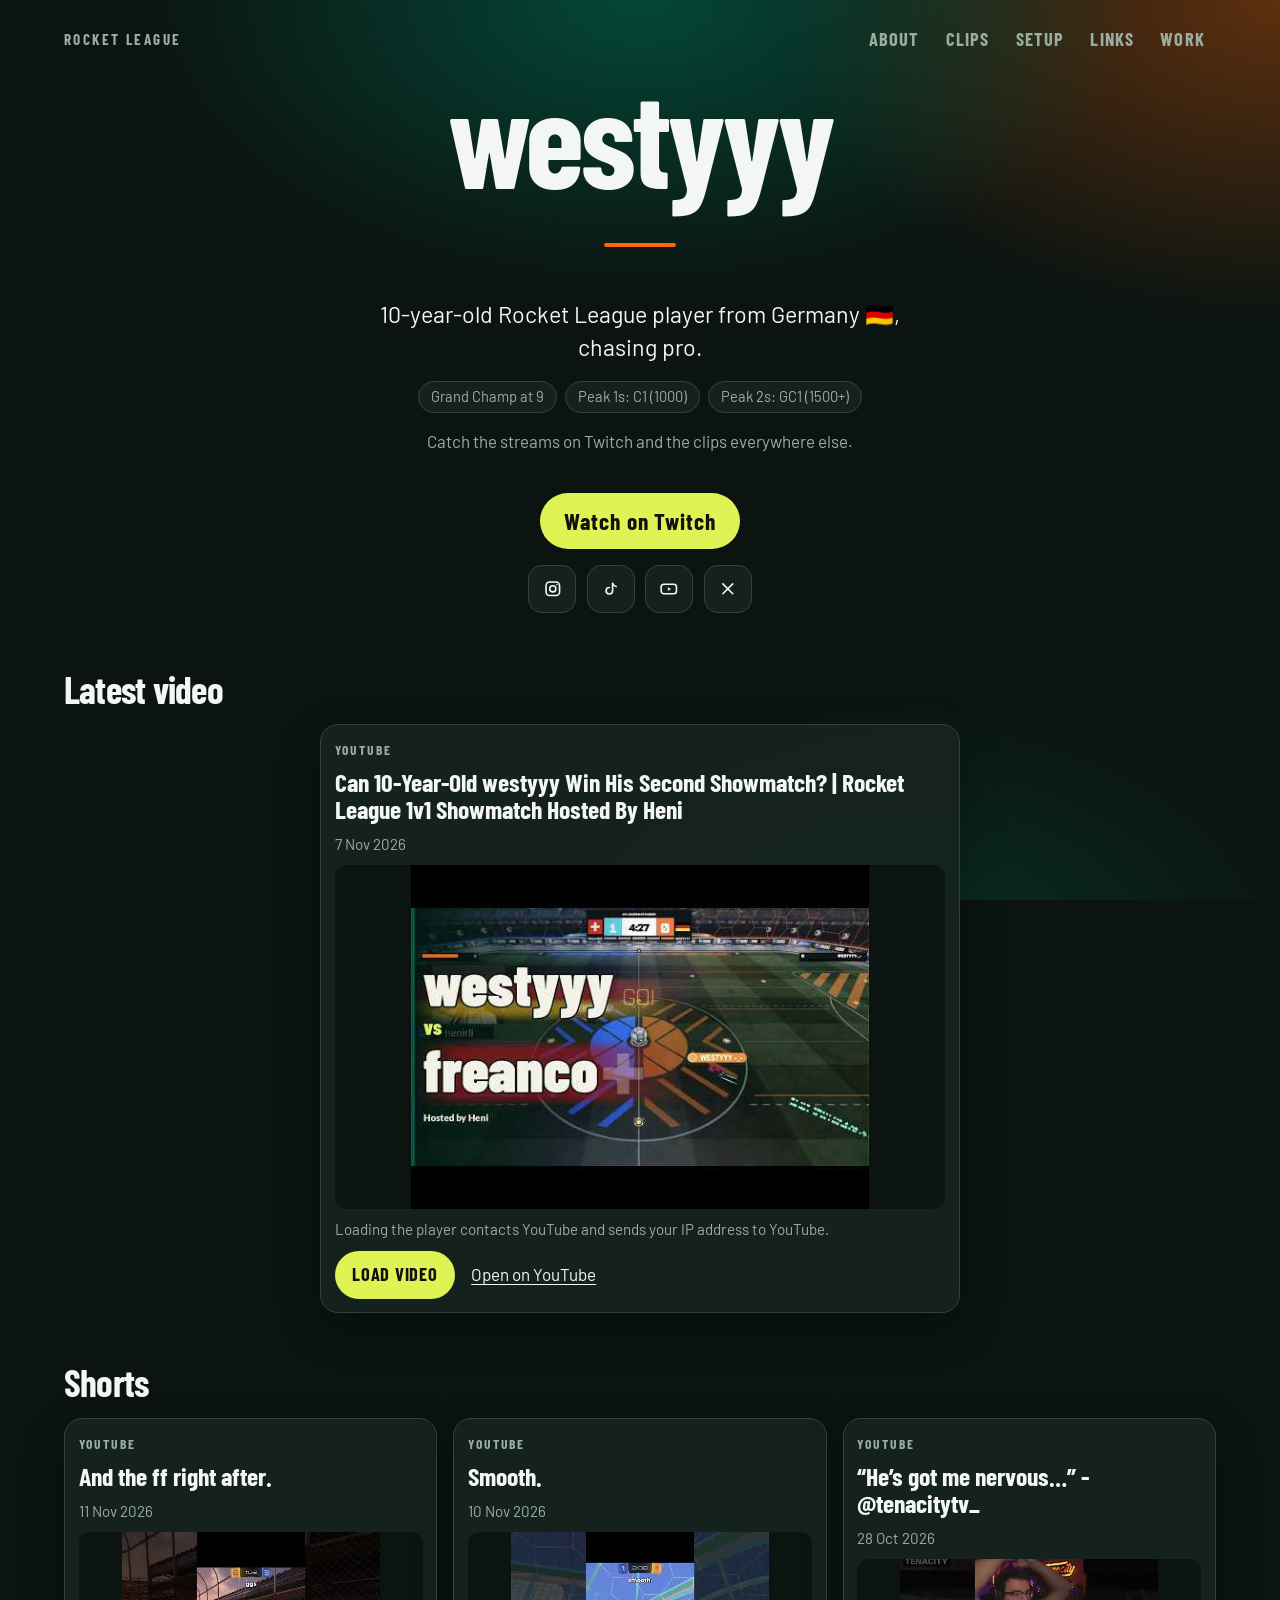
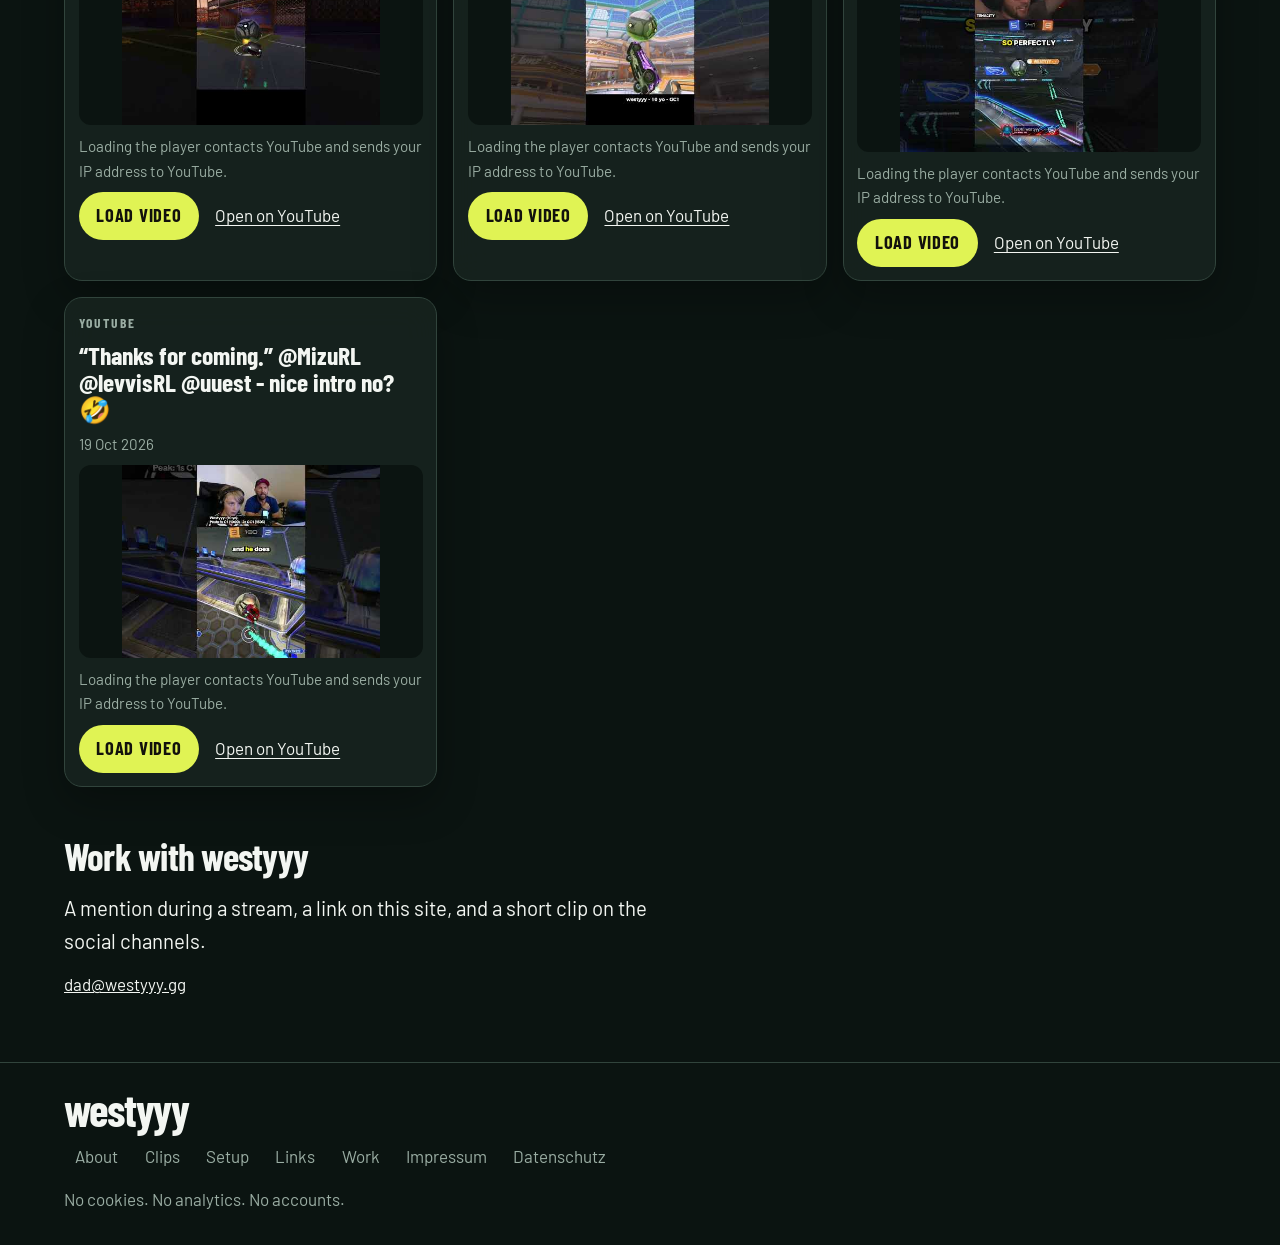
<file: index.html>
<!DOCTYPE html>
<html lang="en">
<head>
  <meta charset="utf-8">
  <meta name="viewport" content="width=device-width, initial-scale=1">
  <meta http-equiv="Content-Security-Policy" content="default-src 'self'; base-uri 'self'; object-src 'none'; form-action 'none'; script-src 'self'; style-src 'self'; font-src 'self'; img-src 'self'; connect-src 'self' https://decapi.me; media-src 'self'; frame-src https://www.youtube-nocookie.com https://clips.twitch.tv https://player.twitch.tv">
  <title>westyyy</title>
  <meta name="description" content="10-year-old Rocket League player from Germany, chasing pro. Grand Champ at 9.">
  <link rel="canonical" href="https://westyyy.gg/">
  <meta name="author" content="westyyy">
  <meta name="theme-color" content="#0B1411">
  <meta name="color-scheme" content="dark">
  <meta name="referrer" content="strict-origin-when-cross-origin">
  <meta property="og:site_name" content="westyyy">
  <meta property="og:type" content="website">
  <meta property="og:locale" content="en_US">
  <meta property="og:title" content="westyyy">
  <meta property="og:description" content="10-year-old Rocket League player from Germany, chasing pro. Grand Champ at 9.">
  <meta property="og:url" content="https://westyyy.gg/">
  <meta property="og:image" content="https://westyyy.gg/assets/og.png">
  <meta property="og:image:type" content="image/png">
  <meta property="og:image:width" content="1200">
  <meta property="og:image:height" content="630">
  <meta property="og:image:alt" content="westyyy in off-white type on a near-black field.">
  <meta name="twitter:card" content="summary_large_image">
  <meta name="twitter:title" content="westyyy">
  <meta name="twitter:description" content="10-year-old Rocket League player from Germany, chasing pro. Grand Champ at 9.">
  <meta name="twitter:image" content="https://westyyy.gg/assets/og.png">
  <link rel="icon" href="/favicon.svg" type="image/svg+xml">
  <link rel="icon" href="/favicon-32.png" type="image/png" sizes="32x32">
  <link rel="apple-touch-icon" href="/apple-touch-icon.png">
  <link rel="preload" href="/assets/fonts/barlow-condensed-700.woff2" as="font" type="font/woff2" crossorigin>
  <link rel="stylesheet" href="/css/styles.css">
</head>
<body class="home">
  
  <a class="skip" href="#content">Skip to content</a>
  <header class="site-header">
    <div class="wrap header-bar">
      <p class="eyebrow">Rocket League</p>
      <button class="nav-toggle" type="button" aria-expanded="false" aria-controls="site-nav">Menu</button>
      <nav id="site-nav" class="site-nav" aria-label="Primary">
          <ul>
            <li><a href="/about/">About</a></li>
            <li><a href="/schedule/">Schedule</a></li>
            <li><a href="/clips/">Clips</a></li>
            <li><a href="/setup/">Setup</a></li>
            <li><a href="/links/">Links</a></li>
            <li><a href="/sponsors/">Work</a></li>
          </ul>
        </nav>
    </div>
    <div class="wrap">
      <h1 class="wordmark">westyyy</h1>
    </div>
    <hr class="rule">
    <div class="wrap hero-copy">
      <p class="headline">10-year-old Rocket League player from Germany <span role="img" aria-label="Germany">🇩🇪</span>, chasing pro.</p>
      <ul class="stats">
        <li>Grand Champ at 9</li>
        <li>Peak 1s: C1 (1000)</li>
        <li>Peak 2s: GC1 (1500+)</li>
      </ul>
      <p class="cta">Catch the streams on Twitch and the clips everywhere else.</p>
      <div id="live-badge" class="live-row" aria-live="polite"></div>
      <p><a class="button watch" href="https://twitch.tv/westyyy__rl">Watch on Twitch</a></p>
      <ul class="icon-row">
        <li>
          <a class="icon-link" href="https://instagram.com/westyyy__rl" aria-label="Instagram">
            <svg viewBox="0 0 24 24" aria-hidden="true" fill="none" stroke="currentColor" stroke-width="1.8"><rect x="4.5" y="4.5" width="15" height="15" rx="4"/><circle cx="12" cy="12" r="3.4"/><circle cx="16.6" cy="7.5" r="0.8" fill="currentColor" stroke="none"/></svg>
          </a>
        </li>
        <li>
          <a class="icon-link" href="https://www.tiktok.com/@westyyy__rl" aria-label="TikTok">
            <svg viewBox="0 0 24 24" aria-hidden="true" fill="none" stroke="currentColor" stroke-width="1.8" stroke-linecap="round" stroke-linejoin="round"><path d="M14 6.2c.7 1.8 2.1 3 4 3.3"/><path d="M14 6v8.2a3.6 3.6 0 1 1-3.6-3.6"/></svg>
          </a>
        </li>
        <li>
          <a class="icon-link" href="https://www.youtube.com/@westyyy__rl" aria-label="YouTube">
            <svg viewBox="0 0 24 24" aria-hidden="true" fill="none" stroke="currentColor" stroke-width="1.8" stroke-linejoin="round"><rect x="3.5" y="7" width="17" height="10.5" rx="3"/><path d="M11 10.2v4.1l3.6-2.05L11 10.2Z" fill="currentColor" stroke="none"/></svg>
          </a>
        </li>
        <li>
          <a class="icon-link" href="https://x.com/westyyy__rl" aria-label="X">
            <svg viewBox="0 0 24 24" aria-hidden="true" fill="none" stroke="currentColor" stroke-width="1.8" stroke-linecap="round"><path d="M6.5 6.5 17.5 17.5M17.5 6.5 6.5 17.5"/></svg>
          </a>
        </li>
      </ul>
      <div id="live-player"></div>
    </div>
  </header>
  <main id="content" tabindex="-1">
    <section class="section" aria-labelledby="latest-heading">
      <div class="wrap">
        <h2 id="latest-heading">Latest video</h2>
        <div id="latest-youtube" class="feature-video">
          <p class="empty">The latest video shows up here after it is saved.</p>
        </div>
      </div>
    </section>
    <section class="section" aria-labelledby="shorts-heading">
      <div class="wrap">
        <h2 id="shorts-heading">Shorts</h2>
        <div id="shorts-row" class="clip-grid">
          <p class="empty">Shorts show up here after they are saved.</p>
        </div>
      </div>
    </section>
    <section id="schedule-section" class="section" hidden aria-labelledby="schedule-heading">
      <div class="wrap">
        <h2 id="schedule-heading">Schedule</h2>
        <p class="zone-note">Times are written in Europe/Berlin and shown in your time zone.</p>
        <div id="next-stream"></div>
      </div>
    </section>
    <section class="section" aria-labelledby="work-heading">
      <div class="wrap">
        <h2 id="work-heading">Work with westyyy</h2>
        <p class="lede">A mention during a stream, a link on this site, and a short clip on the social channels.</p>
        <p><a class="keep-case" href="mailto:dad@westyyy.gg">dad@westyyy.gg</a></p>
      </div>
    </section>
  </main>
  <footer class="site-footer">
    <div class="wrap">
      <p class="wordmark footer-mark">westyyy</p>
      <nav class="footer-nav" aria-label="Footer">
        <ul>
            <li><a href="/about/">About</a></li>
            <li><a href="/schedule/">Schedule</a></li>
            <li><a href="/clips/">Clips</a></li>
            <li><a href="/setup/">Setup</a></li>
            <li><a href="/links/">Links</a></li>
            <li><a href="/sponsors/">Work</a></li>
            <li><a href="/impressum/">Impressum</a></li>
            <li><a href="/datenschutz/">Datenschutz</a></li>
        </ul>
      </nav>
      <p class="fine">No cookies. No analytics. No accounts.</p>
    </div>
  </footer>
  <script type="module" src="/js/main.js"></script>
</body>
</html>
</file>
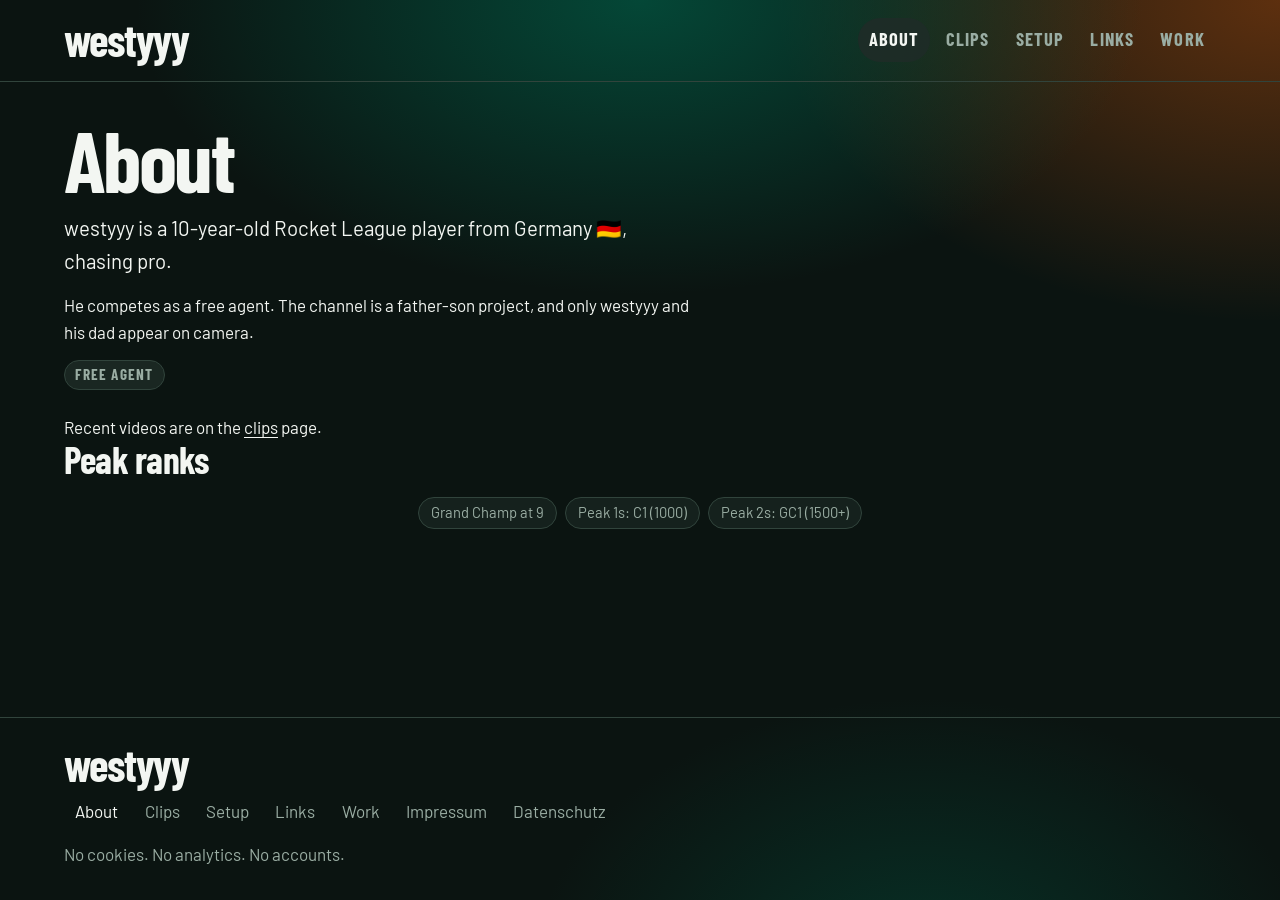
<file: about/index.html>
<!DOCTYPE html>
<html lang="en">
<head>
  <meta charset="utf-8">
  <meta name="viewport" content="width=device-width, initial-scale=1">
  <meta http-equiv="Content-Security-Policy" content="default-src 'self'; base-uri 'self'; object-src 'none'; form-action 'none'; script-src 'self'; style-src 'self'; font-src 'self'; img-src 'self'; connect-src 'self' https://decapi.me; media-src 'self'; frame-src https://www.youtube-nocookie.com https://clips.twitch.tv https://player.twitch.tv">
  <title>About — westyyy</title>
  <meta name="description" content="10-year-old Rocket League player from Germany, chasing pro. Peak 1s: C1 (1000). Peak 2s: GC1 (1500+).">
  <link rel="canonical" href="https://westyyy.gg/about/">
  <meta name="author" content="westyyy">
  <meta name="theme-color" content="#0B1411">
  <meta name="color-scheme" content="dark">
  <meta name="referrer" content="strict-origin-when-cross-origin">
  <meta property="og:site_name" content="westyyy">
  <meta property="og:type" content="website">
  <meta property="og:locale" content="en_US">
  <meta property="og:title" content="About — westyyy">
  <meta property="og:description" content="10-year-old Rocket League player from Germany, chasing pro. Peak 1s: C1 (1000). Peak 2s: GC1 (1500+).">
  <meta property="og:url" content="https://westyyy.gg/about/">
  <meta property="og:image" content="https://westyyy.gg/assets/og.png">
  <meta property="og:image:type" content="image/png">
  <meta property="og:image:width" content="1200">
  <meta property="og:image:height" content="630">
  <meta property="og:image:alt" content="westyyy in off-white type on a near-black field.">
  <meta name="twitter:card" content="summary_large_image">
  <meta name="twitter:title" content="About — westyyy">
  <meta name="twitter:description" content="10-year-old Rocket League player from Germany, chasing pro. Peak 1s: C1 (1000). Peak 2s: GC1 (1500+).">
  <meta name="twitter:image" content="https://westyyy.gg/assets/og.png">
  <link rel="icon" href="/favicon.svg" type="image/svg+xml">
  <link rel="icon" href="/favicon-32.png" type="image/png" sizes="32x32">
  <link rel="apple-touch-icon" href="/apple-touch-icon.png">
  <link rel="preload" href="/assets/fonts/barlow-condensed-700.woff2" as="font" type="font/woff2" crossorigin>
  <link rel="stylesheet" href="/css/styles.css">
</head>
<body>
  <a class="skip" href="#content">Skip to content</a>
  <header class="site-header">
    <div class="wrap header-bar">
      <a class="wordmark" href="/">westyyy</a>
      <button class="nav-toggle" type="button" aria-expanded="false" aria-controls="site-nav">Menu</button>
      <nav id="site-nav" class="site-nav" aria-label="Primary">
          <ul>
            <li><a href="/about/" aria-current="page">About</a></li>
            <li><a href="/schedule/">Schedule</a></li>
            <li><a href="/clips/">Clips</a></li>
            <li><a href="/setup/">Setup</a></li>
            <li><a href="/links/">Links</a></li>
            <li><a href="/sponsors/">Work</a></li>
          </ul>
        </nav>
    </div>
    <hr class="rule">
  </header>
  <main id="content" tabindex="-1">
    <div class="wrap page-intro">
      <h1>About</h1>
      <div class="prose">
        <p class="lede">westyyy is a 10-year-old Rocket League player from Germany <span role="img" aria-label="Germany">🇩🇪</span>, chasing pro.</p>
        <p>He competes as a free agent. The channel is a father-son project, and only westyyy and his dad appear on camera.</p>
        <p><span class="tag">Free agent</span></p>
        <p>Recent videos are on the <a href="/clips/">clips</a> page.</p>
      </div>
      <h2>Peak ranks</h2>
      <ul class="stats">
        <li>Grand Champ at 9</li>
        <li>Peak 1s: C1 (1000)</li>
        <li>Peak 2s: GC1 (1500+)</li>
      </ul>
    </div>
  </main>
  <footer class="site-footer">
    <div class="wrap">
      <p class="wordmark footer-mark">westyyy</p>
      <nav class="footer-nav" aria-label="Footer">
        <ul>
            <li><a href="/about/" aria-current="page">About</a></li>
            <li><a href="/schedule/">Schedule</a></li>
            <li><a href="/clips/">Clips</a></li>
            <li><a href="/setup/">Setup</a></li>
            <li><a href="/links/">Links</a></li>
            <li><a href="/sponsors/">Work</a></li>
            <li><a href="/impressum/">Impressum</a></li>
            <li><a href="/datenschutz/">Datenschutz</a></li>
        </ul>
      </nav>
      <p class="fine">No cookies. No analytics. No accounts.</p>
    </div>
  </footer>
  <script type="module" src="/js/main.js"></script>
</body>
</html>
</file>
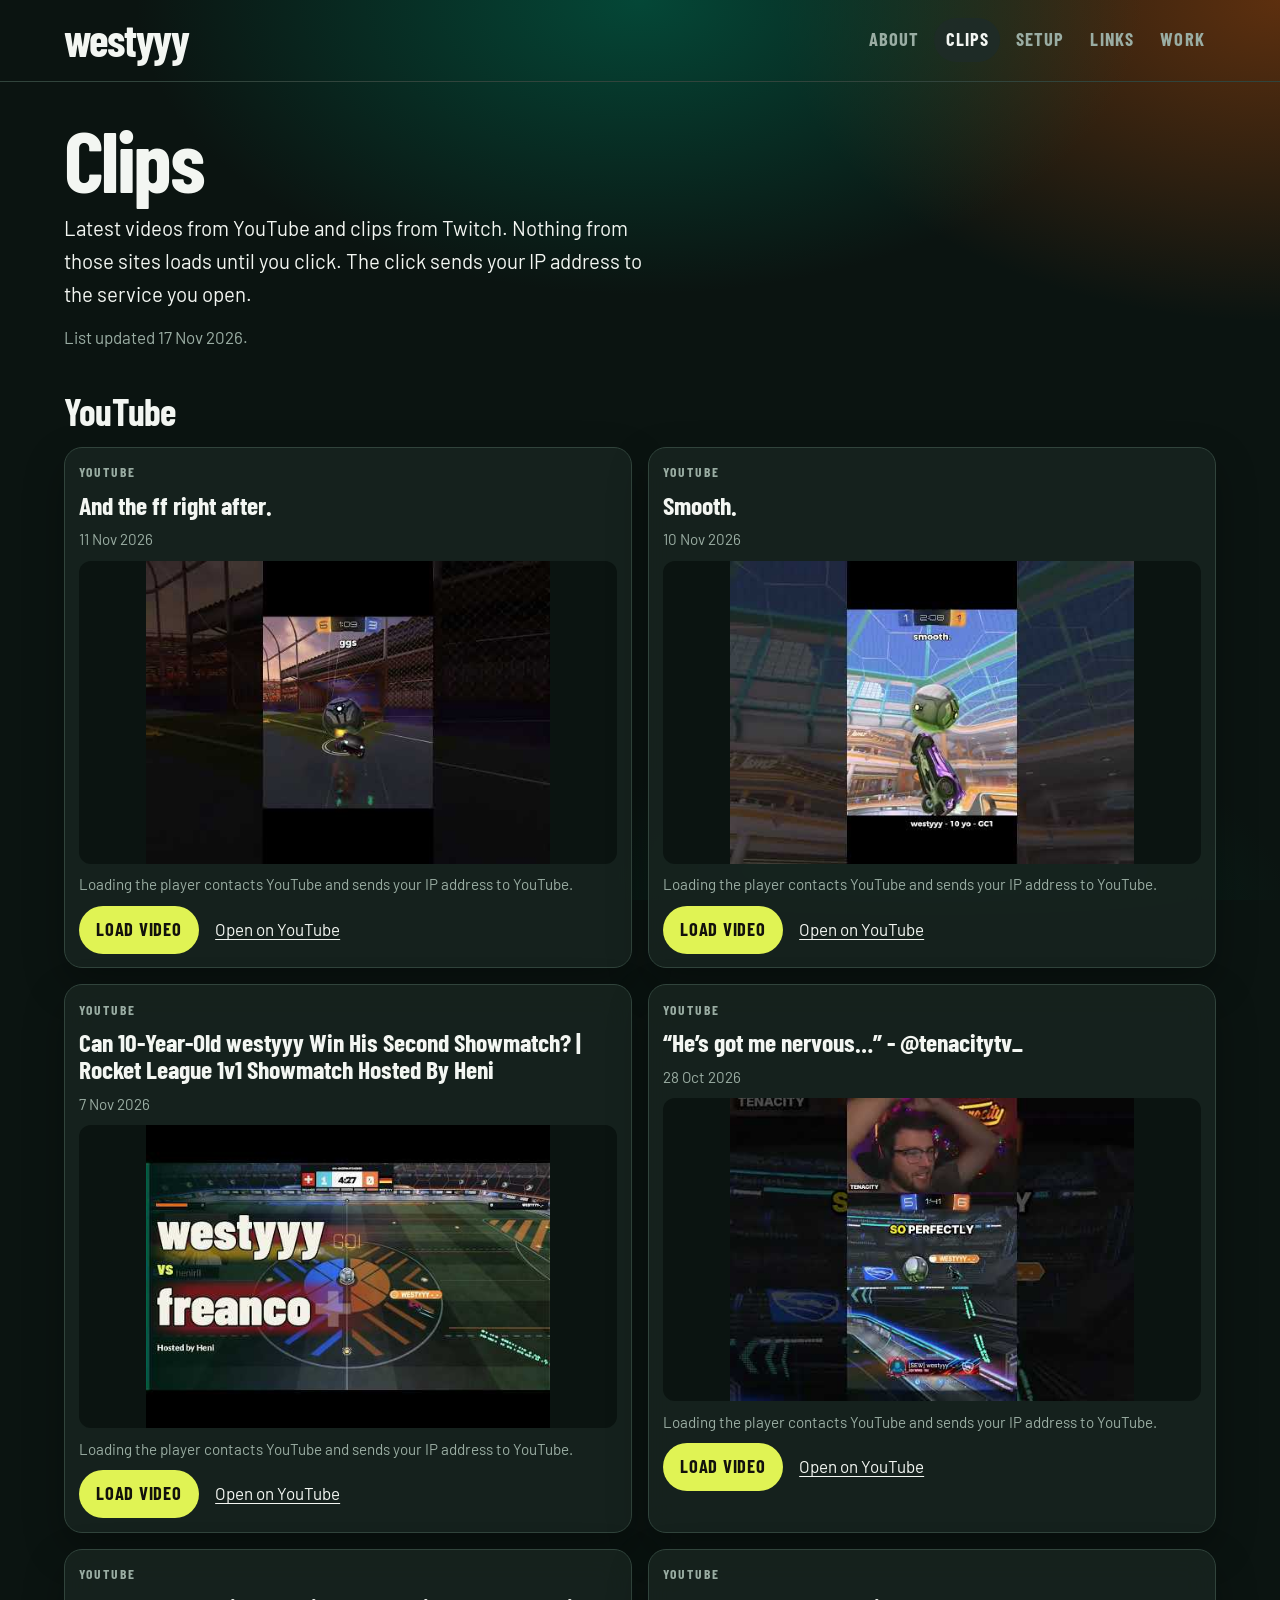
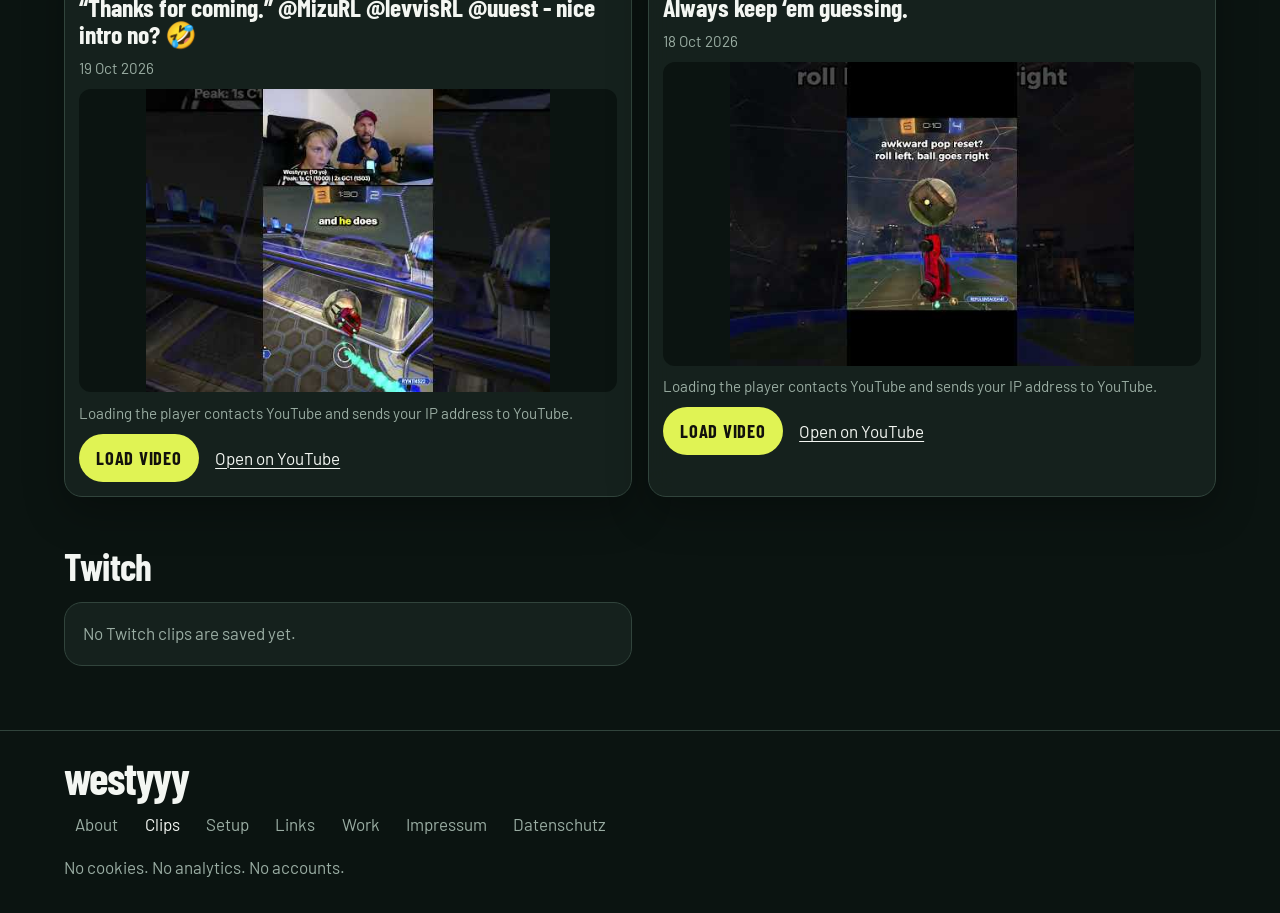
<file: clips/index.html>
<!DOCTYPE html>
<html lang="en">
<head>
  <meta charset="utf-8">
  <meta name="viewport" content="width=device-width, initial-scale=1">
  <meta http-equiv="Content-Security-Policy" content="default-src 'self'; base-uri 'self'; object-src 'none'; form-action 'none'; script-src 'self'; style-src 'self'; font-src 'self'; img-src 'self'; connect-src 'self' https://decapi.me; media-src 'self'; frame-src https://www.youtube-nocookie.com https://clips.twitch.tv https://player.twitch.tv">
  <title>Clips — westyyy</title>
  <meta name="description" content="Latest YouTube videos and Twitch clips from westyyy. Players load only after a click.">
  <link rel="canonical" href="https://westyyy.gg/clips/">
  <meta name="author" content="westyyy">
  <meta name="theme-color" content="#0B1411">
  <meta name="color-scheme" content="dark">
  <meta name="referrer" content="strict-origin-when-cross-origin">
  <meta property="og:site_name" content="westyyy">
  <meta property="og:type" content="website">
  <meta property="og:locale" content="en_US">
  <meta property="og:title" content="Clips — westyyy">
  <meta property="og:description" content="Latest YouTube videos and Twitch clips from westyyy. Players load only after a click.">
  <meta property="og:url" content="https://westyyy.gg/clips/">
  <meta property="og:image" content="https://westyyy.gg/assets/og.png">
  <meta property="og:image:type" content="image/png">
  <meta property="og:image:width" content="1200">
  <meta property="og:image:height" content="630">
  <meta property="og:image:alt" content="westyyy in off-white type on a near-black field.">
  <meta name="twitter:card" content="summary_large_image">
  <meta name="twitter:title" content="Clips — westyyy">
  <meta name="twitter:description" content="Latest YouTube videos and Twitch clips from westyyy. Players load only after a click.">
  <meta name="twitter:image" content="https://westyyy.gg/assets/og.png">
  <link rel="icon" href="/favicon.svg" type="image/svg+xml">
  <link rel="icon" href="/favicon-32.png" type="image/png" sizes="32x32">
  <link rel="apple-touch-icon" href="/apple-touch-icon.png">
  <link rel="preload" href="/assets/fonts/barlow-condensed-700.woff2" as="font" type="font/woff2" crossorigin>
  <link rel="stylesheet" href="/css/styles.css">
</head>
<body>
  <a class="skip" href="#content">Skip to content</a>
  <header class="site-header">
    <div class="wrap header-bar">
      <a class="wordmark" href="/">westyyy</a>
      <button class="nav-toggle" type="button" aria-expanded="false" aria-controls="site-nav">Menu</button>
      <nav id="site-nav" class="site-nav" aria-label="Primary">
          <ul>
            <li><a href="/about/">About</a></li>
            <li><a href="/schedule/">Schedule</a></li>
            <li><a href="/clips/" aria-current="page">Clips</a></li>
            <li><a href="/setup/">Setup</a></li>
            <li><a href="/links/">Links</a></li>
            <li><a href="/sponsors/">Work</a></li>
          </ul>
        </nav>
    </div>
    <hr class="rule">
  </header>
  <main id="content" tabindex="-1">
    <div class="wrap page-intro">
      <h1>Clips</h1>
      <p class="lede">Latest videos from YouTube and clips from Twitch. Nothing from those sites loads until you click. The click sends your IP address to the service you open.</p>
      <p id="clips-updated" class="zone-note"></p>
    </div>
    <section class="section" aria-labelledby="youtube-heading">
      <div class="wrap">
        <h2 id="youtube-heading">YouTube</h2>
        <div id="youtube-clips" class="clip-grid">
          <p class="empty">No YouTube videos are saved yet.</p>
        </div>
      </div>
    </section>
    <section class="section" aria-labelledby="twitch-heading">
      <div class="wrap">
        <h2 id="twitch-heading">Twitch</h2>
        <div id="twitch-clips" class="clip-grid">
          <p class="empty">No Twitch clips are saved yet.</p>
        </div>
      </div>
    </section>
  </main>
  <footer class="site-footer">
    <div class="wrap">
      <p class="wordmark footer-mark">westyyy</p>
      <nav class="footer-nav" aria-label="Footer">
        <ul>
            <li><a href="/about/">About</a></li>
            <li><a href="/schedule/">Schedule</a></li>
            <li><a href="/clips/" aria-current="page">Clips</a></li>
            <li><a href="/setup/">Setup</a></li>
            <li><a href="/links/">Links</a></li>
            <li><a href="/sponsors/">Work</a></li>
            <li><a href="/impressum/">Impressum</a></li>
            <li><a href="/datenschutz/">Datenschutz</a></li>
        </ul>
      </nav>
      <p class="fine">No cookies. No analytics. No accounts.</p>
    </div>
  </footer>
  <script type="module" src="/js/main.js"></script>
</body>
</html>
</file>
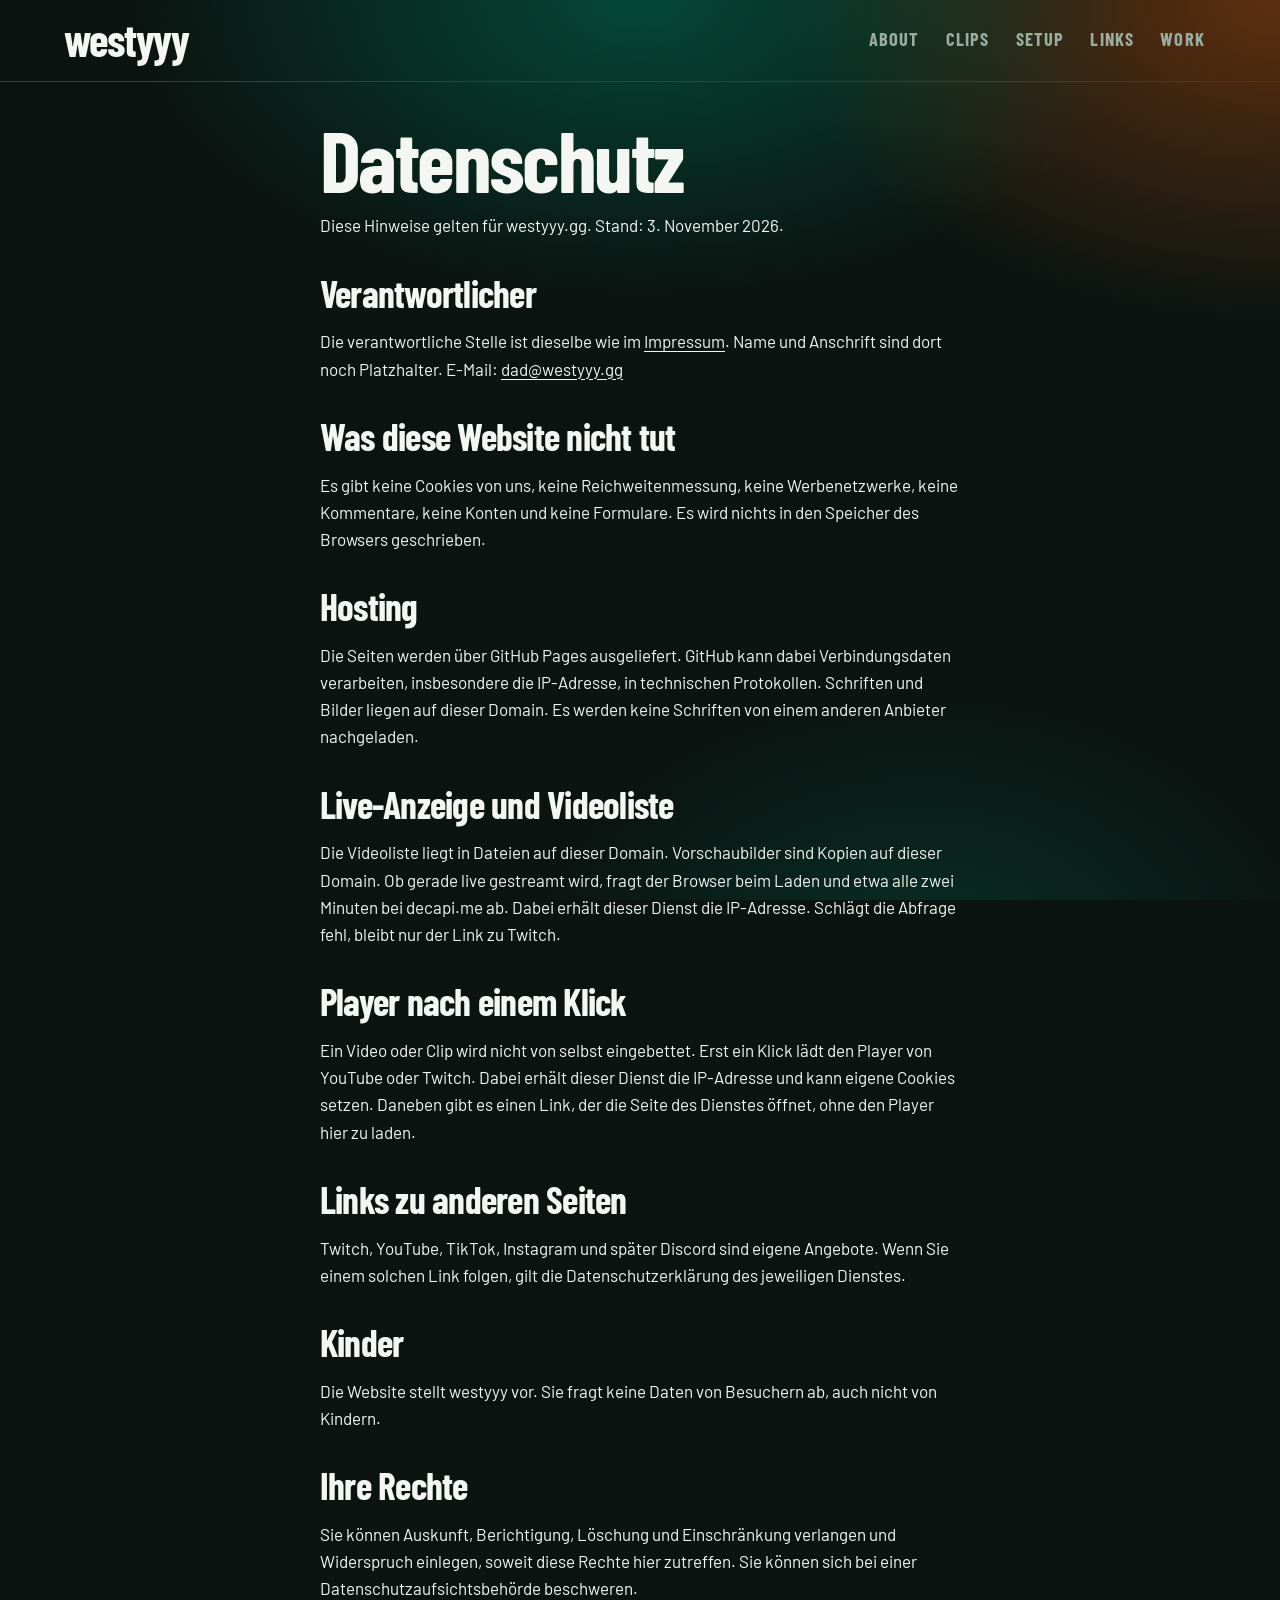
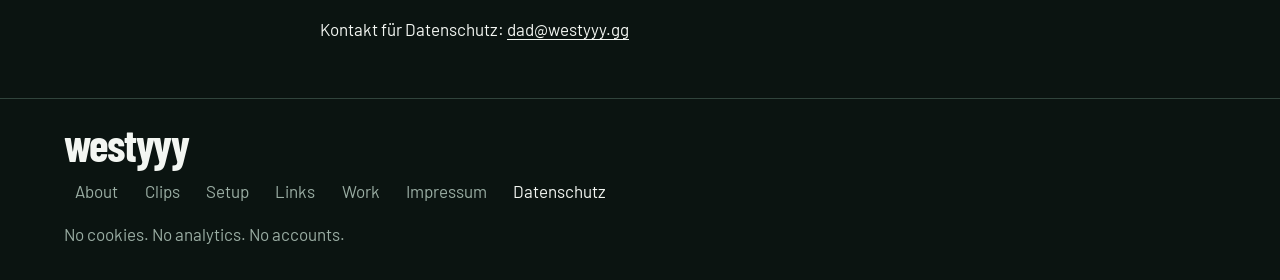
<file: datenschutz/index.html>
<!DOCTYPE html>
<html lang="de">
<head>
  <meta charset="utf-8">
  <meta name="viewport" content="width=device-width, initial-scale=1">
  <meta http-equiv="Content-Security-Policy" content="default-src 'self'; base-uri 'self'; object-src 'none'; form-action 'none'; script-src 'self'; style-src 'self'; font-src 'self'; img-src 'self'; connect-src 'self' https://decapi.me; media-src 'self'; frame-src https://www.youtube-nocookie.com https://clips.twitch.tv https://player.twitch.tv">
  <title>Datenschutz — westyyy</title>
  <meta name="description" content="Kurzer Datenschutzhinweis für westyyy.gg. Keine Cookies, keine Analyse, keine Formulare.">
  <link rel="canonical" href="https://westyyy.gg/datenschutz/">
  <meta name="author" content="westyyy">
  <meta name="theme-color" content="#0B1411">
  <meta name="color-scheme" content="dark">
  <meta name="referrer" content="strict-origin-when-cross-origin">
  <meta property="og:site_name" content="westyyy">
  <meta property="og:type" content="website">
  <meta property="og:locale" content="de_DE">
  <meta property="og:title" content="Datenschutz — westyyy">
  <meta property="og:description" content="Kurzer Datenschutzhinweis für westyyy.gg. Keine Cookies, keine Analyse, keine Formulare.">
  <meta property="og:url" content="https://westyyy.gg/datenschutz/">
  <meta property="og:image" content="https://westyyy.gg/assets/og.png">
  <meta property="og:image:type" content="image/png">
  <meta property="og:image:width" content="1200">
  <meta property="og:image:height" content="630">
  <meta property="og:image:alt" content="westyyy in off-white type on a near-black field.">
  <meta name="twitter:card" content="summary_large_image">
  <meta name="twitter:title" content="Datenschutz — westyyy">
  <meta name="twitter:description" content="Kurzer Datenschutzhinweis für westyyy.gg. Keine Cookies, keine Analyse, keine Formulare.">
  <meta name="twitter:image" content="https://westyyy.gg/assets/og.png">
  <link rel="icon" href="/favicon.svg" type="image/svg+xml">
  <link rel="icon" href="/favicon-32.png" type="image/png" sizes="32x32">
  <link rel="apple-touch-icon" href="/apple-touch-icon.png">
  <link rel="preload" href="/assets/fonts/barlow-condensed-700.woff2" as="font" type="font/woff2" crossorigin>
  <link rel="stylesheet" href="/css/styles.css">
</head>
<body>
  <a class="skip" href="#content">Skip to content</a>
  <header class="site-header" lang="en">
    <div class="wrap header-bar">
      <a class="wordmark" href="/">westyyy</a>
      <button class="nav-toggle" type="button" aria-expanded="false" aria-controls="site-nav">Menu</button>
      <nav id="site-nav" class="site-nav" aria-label="Primary">
          <ul>
            <li><a href="/about/">About</a></li>
            <li><a href="/schedule/">Schedule</a></li>
            <li><a href="/clips/">Clips</a></li>
            <li><a href="/setup/">Setup</a></li>
            <li><a href="/links/">Links</a></li>
            <li><a href="/sponsors/">Work</a></li>
          </ul>
        </nav>
    </div>
    <hr class="rule">
  </header>
  <main id="content" tabindex="-1">
    <article class="wrap page-intro prose">
      <h1>Datenschutz</h1>
      <p>Diese Hinweise gelten für westyyy.gg. Stand: 3. November 2026.</p>
      <h2>Verantwortlicher</h2>
      <p>Die verantwortliche Stelle ist dieselbe wie im <a href="/impressum/">Impressum</a>. Name und Anschrift sind dort noch Platzhalter. E-Mail: <a class="keep-case" data-email href="mailto:dad@westyyy.gg">dad@westyyy.gg</a></p>
      <h2>Was diese Website nicht tut</h2>
      <p>Es gibt keine Cookies von uns, keine Reichweitenmessung, keine Werbenetzwerke, keine Kommentare, keine Konten und keine Formulare. Es wird nichts in den Speicher des Browsers geschrieben.</p>
      <h2>Hosting</h2>
      <p>Die Seiten werden über GitHub Pages ausgeliefert. GitHub kann dabei Verbindungsdaten verarbeiten, insbesondere die IP-Adresse, in technischen Protokollen. Schriften und Bilder liegen auf dieser Domain. Es werden keine Schriften von einem anderen Anbieter nachgeladen.</p>
      <h2>Live-Anzeige und Videoliste</h2>
      <p>Die Videoliste liegt in Dateien auf dieser Domain. Vorschaubilder sind Kopien auf dieser Domain. Ob gerade live gestreamt wird, fragt der Browser beim Laden und etwa alle zwei Minuten bei decapi.me ab. Dabei erhält dieser Dienst die IP-Adresse. Schlägt die Abfrage fehl, bleibt nur der Link zu Twitch.</p>
      <h2>Player nach einem Klick</h2>
      <p>Ein Video oder Clip wird nicht von selbst eingebettet. Erst ein Klick lädt den Player von YouTube oder Twitch. Dabei erhält dieser Dienst die IP-Adresse und kann eigene Cookies setzen. Daneben gibt es einen Link, der die Seite des Dienstes öffnet, ohne den Player hier zu laden.</p>
      <h2>Links zu anderen Seiten</h2>
      <p>Twitch, YouTube, TikTok, Instagram und später Discord sind eigene Angebote. Wenn Sie einem solchen Link folgen, gilt die Datenschutzerklärung des jeweiligen Dienstes.</p>
      <h2>Kinder</h2>
      <p>Die Website stellt westyyy vor. Sie fragt keine Daten von Besuchern ab, auch nicht von Kindern.</p>
      <h2>Ihre Rechte</h2>
      <p>Sie können Auskunft, Berichtigung, Löschung und Einschränkung verlangen und Widerspruch einlegen, soweit diese Rechte hier zutreffen. Sie können sich bei einer Datenschutzaufsichtsbehörde beschweren.</p>
      <p>Kontakt für Datenschutz: <a class="keep-case" data-email href="mailto:dad@westyyy.gg">dad@westyyy.gg</a></p>
    </article>
  </main>
  <footer class="site-footer" lang="en">
    <div class="wrap">
      <p class="wordmark footer-mark">westyyy</p>
      <nav class="footer-nav" aria-label="Footer">
        <ul>
            <li><a href="/about/">About</a></li>
            <li><a href="/schedule/">Schedule</a></li>
            <li><a href="/clips/">Clips</a></li>
            <li><a href="/setup/">Setup</a></li>
            <li><a href="/links/">Links</a></li>
            <li><a href="/sponsors/">Work</a></li>
            <li><a href="/impressum/">Impressum</a></li>
            <li><a href="/datenschutz/" aria-current="page">Datenschutz</a></li>
        </ul>
      </nav>
      <p class="fine">No cookies. No analytics. No accounts.</p>
    </div>
  </footer>
  <script type="module" src="/js/main.js"></script>
</body>
</html>
</file>
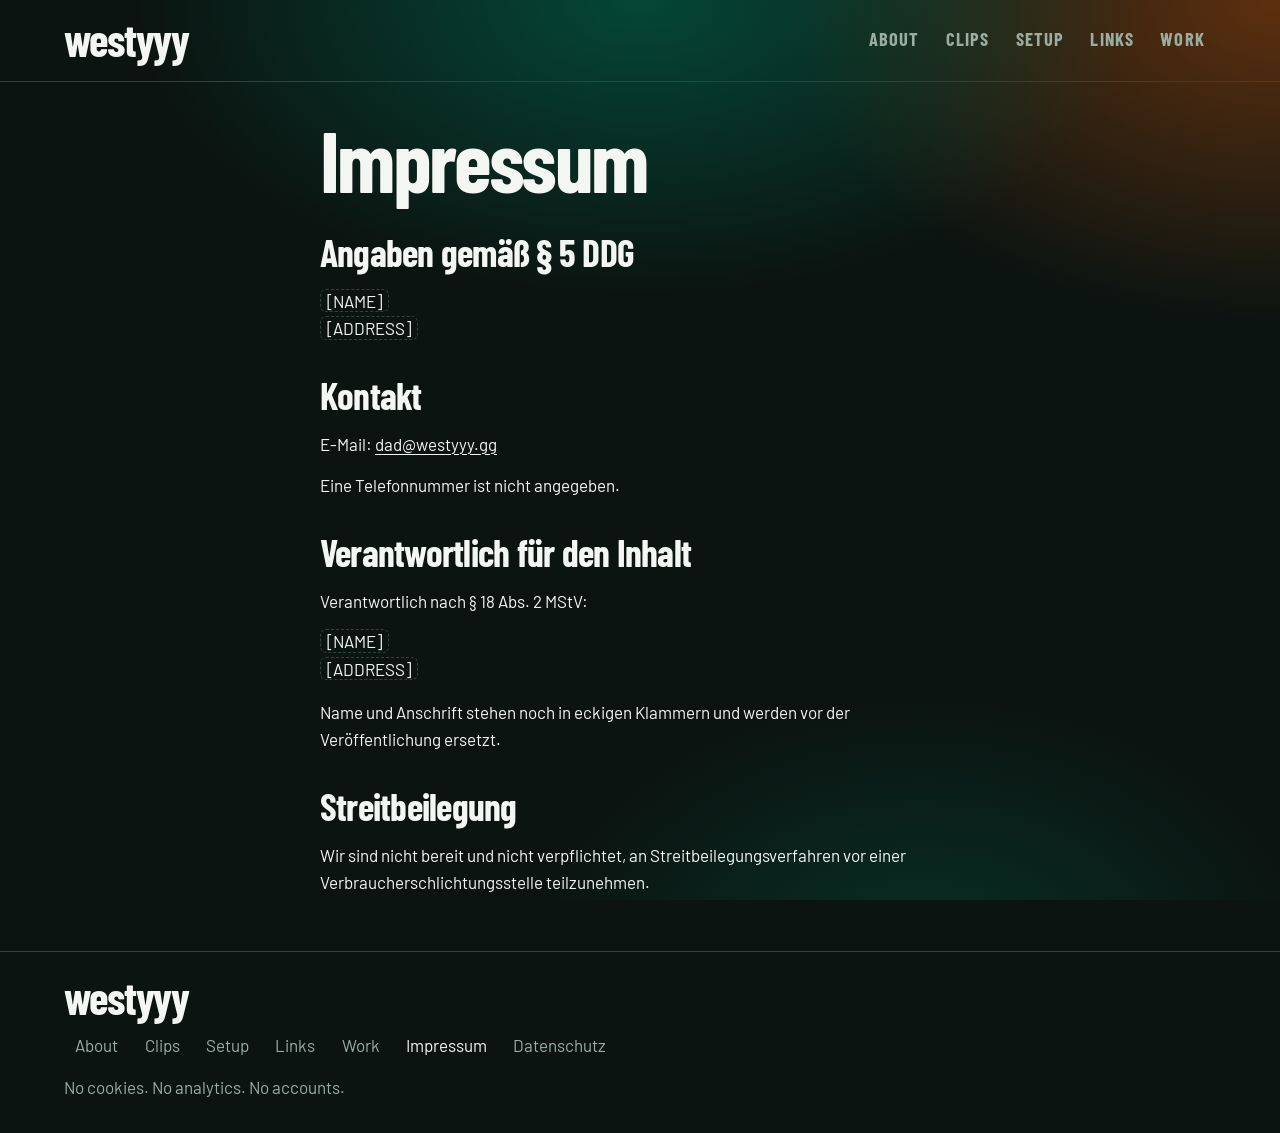
<file: impressum/index.html>
<!DOCTYPE html>
<html lang="de">
<head>
  <meta charset="utf-8">
  <meta name="viewport" content="width=device-width, initial-scale=1">
  <meta http-equiv="Content-Security-Policy" content="default-src 'self'; base-uri 'self'; object-src 'none'; form-action 'none'; script-src 'self'; style-src 'self'; font-src 'self'; img-src 'self'; connect-src 'self' https://decapi.me; media-src 'self'; frame-src https://www.youtube-nocookie.com https://clips.twitch.tv https://player.twitch.tv">
  <title>Impressum — westyyy</title>
  <meta name="description" content="Impressum von westyyy.gg nach § 5 DDG. Name und Anschrift sind Platzhalter.">
  <link rel="canonical" href="https://westyyy.gg/impressum/">
  <meta name="author" content="westyyy">
  <meta name="theme-color" content="#0B1411">
  <meta name="color-scheme" content="dark">
  <meta name="referrer" content="strict-origin-when-cross-origin">
  <meta property="og:site_name" content="westyyy">
  <meta property="og:type" content="website">
  <meta property="og:locale" content="de_DE">
  <meta property="og:title" content="Impressum — westyyy">
  <meta property="og:description" content="Impressum von westyyy.gg nach § 5 DDG. Name und Anschrift sind Platzhalter.">
  <meta property="og:url" content="https://westyyy.gg/impressum/">
  <meta property="og:image" content="https://westyyy.gg/assets/og.png">
  <meta property="og:image:type" content="image/png">
  <meta property="og:image:width" content="1200">
  <meta property="og:image:height" content="630">
  <meta property="og:image:alt" content="westyyy in off-white type on a near-black field.">
  <meta name="twitter:card" content="summary_large_image">
  <meta name="twitter:title" content="Impressum — westyyy">
  <meta name="twitter:description" content="Impressum von westyyy.gg nach § 5 DDG. Name und Anschrift sind Platzhalter.">
  <meta name="twitter:image" content="https://westyyy.gg/assets/og.png">
  <link rel="icon" href="/favicon.svg" type="image/svg+xml">
  <link rel="icon" href="/favicon-32.png" type="image/png" sizes="32x32">
  <link rel="apple-touch-icon" href="/apple-touch-icon.png">
  <link rel="preload" href="/assets/fonts/barlow-condensed-700.woff2" as="font" type="font/woff2" crossorigin>
  <link rel="stylesheet" href="/css/styles.css">
</head>
<body>
  <a class="skip" href="#content">Skip to content</a>
  <header class="site-header" lang="en">
    <div class="wrap header-bar">
      <a class="wordmark" href="/">westyyy</a>
      <button class="nav-toggle" type="button" aria-expanded="false" aria-controls="site-nav">Menu</button>
      <nav id="site-nav" class="site-nav" aria-label="Primary">
          <ul>
            <li><a href="/about/">About</a></li>
            <li><a href="/schedule/">Schedule</a></li>
            <li><a href="/clips/">Clips</a></li>
            <li><a href="/setup/">Setup</a></li>
            <li><a href="/links/">Links</a></li>
            <li><a href="/sponsors/">Work</a></li>
          </ul>
        </nav>
    </div>
    <hr class="rule">
  </header>
  <main id="content" tabindex="-1">
    <article class="wrap page-intro prose">
      <h1>Impressum</h1>
      <h2>Angaben gemäß § 5 DDG</h2>
      <p class="imprint-block"><span class="placeholder" data-impressum-name>[NAME]</span>
<span class="placeholder" data-impressum-address>[ADDRESS]</span></p>
      <h2>Kontakt</h2>
      <p>E-Mail: <a class="keep-case" data-email href="mailto:dad@westyyy.gg">dad@westyyy.gg</a></p>
      <p>Eine Telefonnummer ist nicht angegeben.</p>
      <h2>Verantwortlich für den Inhalt</h2>
      <p>Verantwortlich nach § 18 Abs. 2 MStV:</p>
      <p class="imprint-block"><span class="placeholder" data-impressum-name>[NAME]</span>
<span class="placeholder" data-impressum-address>[ADDRESS]</span></p>
      <p>Name und Anschrift stehen noch in eckigen Klammern und werden vor der Veröffentlichung ersetzt.</p>
      <h2>Streitbeilegung</h2>
      <p>Wir sind nicht bereit und nicht verpflichtet, an Streitbeilegungsverfahren vor einer Verbraucherschlichtungsstelle teilzunehmen.</p>
    </article>
  </main>
  <footer class="site-footer" lang="en">
    <div class="wrap">
      <p class="wordmark footer-mark">westyyy</p>
      <nav class="footer-nav" aria-label="Footer">
        <ul>
            <li><a href="/about/">About</a></li>
            <li><a href="/schedule/">Schedule</a></li>
            <li><a href="/clips/">Clips</a></li>
            <li><a href="/setup/">Setup</a></li>
            <li><a href="/links/">Links</a></li>
            <li><a href="/sponsors/">Work</a></li>
            <li><a href="/impressum/" aria-current="page">Impressum</a></li>
            <li><a href="/datenschutz/">Datenschutz</a></li>
        </ul>
      </nav>
      <p class="fine">No cookies. No analytics. No accounts.</p>
    </div>
  </footer>
  <script type="module" src="/js/main.js"></script>
</body>
</html>
</file>
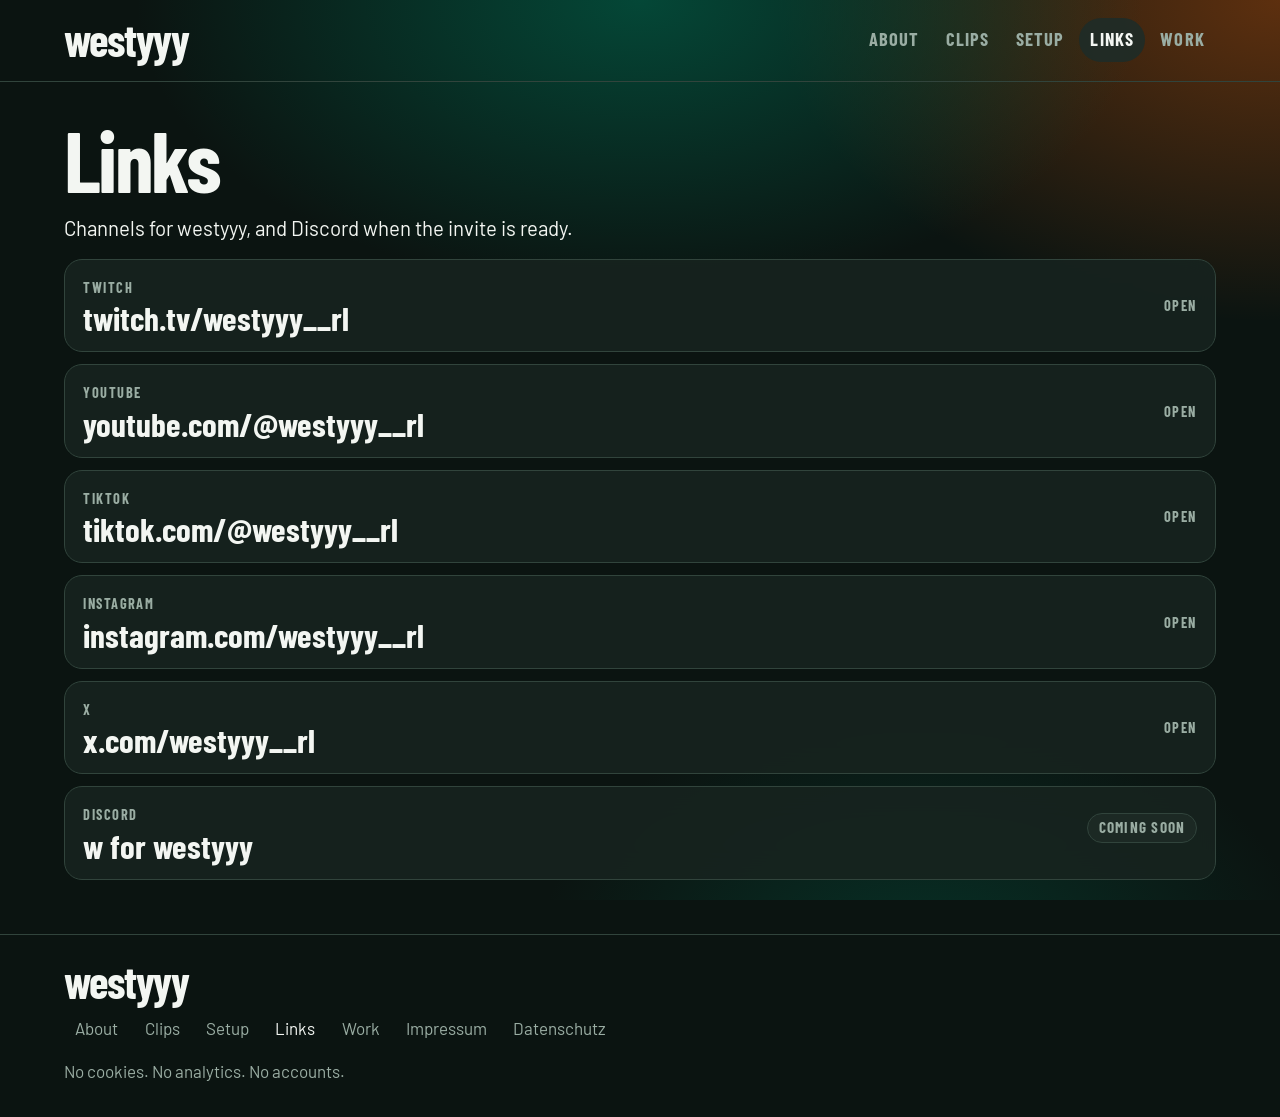
<file: links/index.html>
<!DOCTYPE html>
<html lang="en">
<head>
  <meta charset="utf-8">
  <meta name="viewport" content="width=device-width, initial-scale=1">
  <meta http-equiv="Content-Security-Policy" content="default-src 'self'; base-uri 'self'; object-src 'none'; form-action 'none'; script-src 'self'; style-src 'self'; font-src 'self'; img-src 'self'; connect-src 'self' https://decapi.me; media-src 'self'; frame-src https://www.youtube-nocookie.com https://clips.twitch.tv https://player.twitch.tv">
  <title>Links — westyyy</title>
  <meta name="description" content="Twitch, YouTube, TikTok, and Instagram for westyyy, plus Discord when the invite is ready.">
  <link rel="canonical" href="https://westyyy.gg/links/">
  <meta name="author" content="westyyy">
  <meta name="theme-color" content="#0B1411">
  <meta name="color-scheme" content="dark">
  <meta name="referrer" content="strict-origin-when-cross-origin">
  <meta property="og:site_name" content="westyyy">
  <meta property="og:type" content="website">
  <meta property="og:locale" content="en_US">
  <meta property="og:title" content="Links — westyyy">
  <meta property="og:description" content="Twitch, YouTube, TikTok, and Instagram for westyyy, plus Discord when the invite is ready.">
  <meta property="og:url" content="https://westyyy.gg/links/">
  <meta property="og:image" content="https://westyyy.gg/assets/og.png">
  <meta property="og:image:type" content="image/png">
  <meta property="og:image:width" content="1200">
  <meta property="og:image:height" content="630">
  <meta property="og:image:alt" content="westyyy in off-white type on a near-black field.">
  <meta name="twitter:card" content="summary_large_image">
  <meta name="twitter:title" content="Links — westyyy">
  <meta name="twitter:description" content="Twitch, YouTube, TikTok, and Instagram for westyyy, plus Discord when the invite is ready.">
  <meta name="twitter:image" content="https://westyyy.gg/assets/og.png">
  <link rel="icon" href="/favicon.svg" type="image/svg+xml">
  <link rel="icon" href="/favicon-32.png" type="image/png" sizes="32x32">
  <link rel="apple-touch-icon" href="/apple-touch-icon.png">
  <link rel="preload" href="/assets/fonts/barlow-condensed-700.woff2" as="font" type="font/woff2" crossorigin>
  <link rel="stylesheet" href="/css/styles.css">
</head>
<body>
  <a class="skip" href="#content">Skip to content</a>
  <header class="site-header">
    <div class="wrap header-bar">
      <a class="wordmark" href="/">westyyy</a>
      <button class="nav-toggle" type="button" aria-expanded="false" aria-controls="site-nav">Menu</button>
      <nav id="site-nav" class="site-nav" aria-label="Primary">
          <ul>
            <li><a href="/about/">About</a></li>
            <li><a href="/schedule/">Schedule</a></li>
            <li><a href="/clips/">Clips</a></li>
            <li><a href="/setup/">Setup</a></li>
            <li><a href="/links/" aria-current="page">Links</a></li>
            <li><a href="/sponsors/">Work</a></li>
          </ul>
        </nav>
    </div>
    <hr class="rule">
  </header>
  <main id="content" tabindex="-1">
    <div class="wrap page-intro">
      <h1>Links</h1>
      <p class="lede">Channels for westyyy, and Discord when the invite is ready.</p>
      <ul class="link-list">
        <li>
          <a class="link-row" href="https://twitch.tv/westyyy__rl">
            <span class="link-copy">
              <span class="link-kicker">Twitch</span>
              <span class="link-url">twitch.tv/westyyy__rl</span>
            </span>
            <span class="link-go">Open</span>
          </a>
        </li>
        <li>
          <a class="link-row" href="https://www.youtube.com/@westyyy__rl">
            <span class="link-copy">
              <span class="link-kicker">YouTube</span>
              <span class="link-url">youtube.com/@westyyy__rl</span>
            </span>
            <span class="link-go">Open</span>
          </a>
        </li>
        <li>
          <a class="link-row" href="https://www.tiktok.com/@westyyy__rl">
            <span class="link-copy">
              <span class="link-kicker">TikTok</span>
              <span class="link-url">tiktok.com/@westyyy__rl</span>
            </span>
            <span class="link-go">Open</span>
          </a>
        </li>
        <li>
          <a class="link-row" href="https://instagram.com/westyyy__rl">
            <span class="link-copy">
              <span class="link-kicker">Instagram</span>
              <span class="link-url">instagram.com/westyyy__rl</span>
            </span>
            <span class="link-go">Open</span>
          </a>
        </li>
        <li>
          <a class="link-row" href="https://x.com/westyyy__rl">
            <span class="link-copy">
              <span class="link-kicker">X</span>
              <span class="link-url">x.com/westyyy__rl</span>
            </span>
            <span class="link-go">Open</span>
          </a>
        </li>
        <li id="discord-row">
          <div class="link-row is-static">
            <span class="link-copy">
              <span class="link-kicker">Discord</span>
              <span class="link-url keep-case">w for westyyy</span>
            </span>
            <span class="tag">Coming soon</span>
          </div>
        </li>
      </ul>
    </div>
  </main>
  <footer class="site-footer">
    <div class="wrap">
      <p class="wordmark footer-mark">westyyy</p>
      <nav class="footer-nav" aria-label="Footer">
        <ul>
            <li><a href="/about/">About</a></li>
            <li><a href="/schedule/">Schedule</a></li>
            <li><a href="/clips/">Clips</a></li>
            <li><a href="/setup/">Setup</a></li>
            <li><a href="/links/" aria-current="page">Links</a></li>
            <li><a href="/sponsors/">Work</a></li>
            <li><a href="/impressum/">Impressum</a></li>
            <li><a href="/datenschutz/">Datenschutz</a></li>
        </ul>
      </nav>
      <p class="fine">No cookies. No analytics. No accounts.</p>
    </div>
  </footer>
  <script type="module" src="/js/main.js"></script>
</body>
</html>
</file>
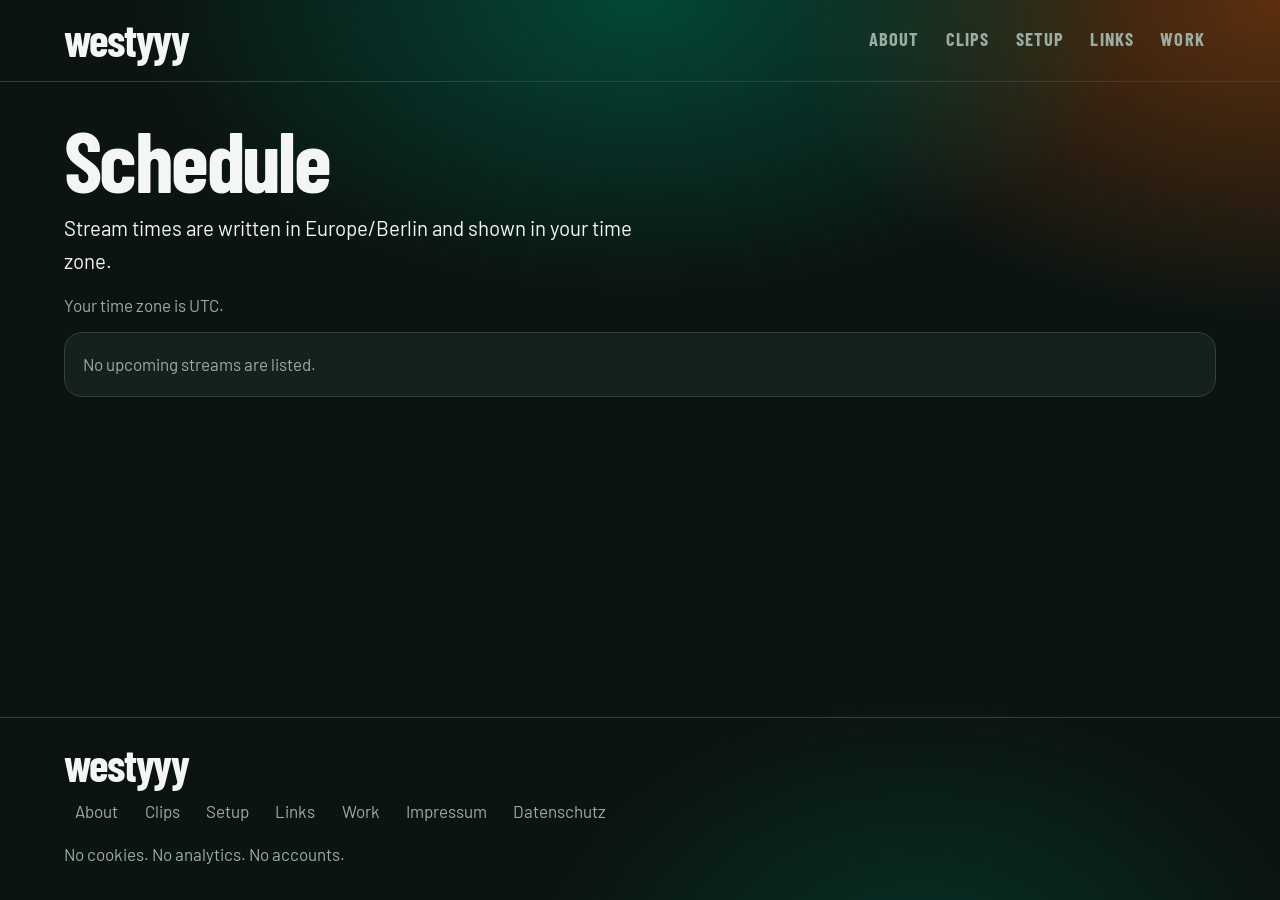
<file: schedule/index.html>
<!DOCTYPE html>
<html lang="en">
<head>
  <meta charset="utf-8">
  <meta name="viewport" content="width=device-width, initial-scale=1">
  <meta http-equiv="Content-Security-Policy" content="default-src 'self'; base-uri 'self'; object-src 'none'; form-action 'none'; script-src 'self'; style-src 'self'; font-src 'self'; img-src 'self'; connect-src 'self' https://decapi.me; media-src 'self'; frame-src https://www.youtube-nocookie.com https://clips.twitch.tv https://player.twitch.tv">
  <title>Schedule — westyyy</title>
  <meta name="description" content="Weekly streams and one-off dates for westyyy, stored in Europe/Berlin and shown in your local time.">
  <link rel="canonical" href="https://westyyy.gg/schedule/">
  <meta name="author" content="westyyy">
  <meta name="theme-color" content="#0B1411">
  <meta name="color-scheme" content="dark">
  <meta name="referrer" content="strict-origin-when-cross-origin">
  <meta property="og:site_name" content="westyyy">
  <meta property="og:type" content="website">
  <meta property="og:locale" content="en_US">
  <meta property="og:title" content="Schedule — westyyy">
  <meta property="og:description" content="Weekly streams and one-off dates for westyyy, stored in Europe/Berlin and shown in your local time.">
  <meta property="og:url" content="https://westyyy.gg/schedule/">
  <meta property="og:image" content="https://westyyy.gg/assets/og.png">
  <meta property="og:image:type" content="image/png">
  <meta property="og:image:width" content="1200">
  <meta property="og:image:height" content="630">
  <meta property="og:image:alt" content="westyyy in off-white type on a near-black field.">
  <meta name="twitter:card" content="summary_large_image">
  <meta name="twitter:title" content="Schedule — westyyy">
  <meta name="twitter:description" content="Weekly streams and one-off dates for westyyy, stored in Europe/Berlin and shown in your local time.">
  <meta name="twitter:image" content="https://westyyy.gg/assets/og.png">
  <link rel="icon" href="/favicon.svg" type="image/svg+xml">
  <link rel="icon" href="/favicon-32.png" type="image/png" sizes="32x32">
  <link rel="apple-touch-icon" href="/apple-touch-icon.png">
  <link rel="preload" href="/assets/fonts/barlow-condensed-700.woff2" as="font" type="font/woff2" crossorigin>
  <link rel="stylesheet" href="/css/styles.css">
</head>
<body>
  <a class="skip" href="#content">Skip to content</a>
  <header class="site-header">
    <div class="wrap header-bar">
      <a class="wordmark" href="/">westyyy</a>
      <button class="nav-toggle" type="button" aria-expanded="false" aria-controls="site-nav">Menu</button>
      <nav id="site-nav" class="site-nav" aria-label="Primary">
          <ul>
            <li><a href="/about/">About</a></li>
            <li><a href="/schedule/" aria-current="page">Schedule</a></li>
            <li><a href="/clips/">Clips</a></li>
            <li><a href="/setup/">Setup</a></li>
            <li><a href="/links/">Links</a></li>
            <li><a href="/sponsors/">Work</a></li>
          </ul>
        </nav>
    </div>
    <hr class="rule">
  </header>
  <main id="content" tabindex="-1">
    <div class="wrap page-intro">
      <h1>Schedule</h1>
      <p class="lede">Stream times are written in Europe/Berlin and shown in your time zone.</p>
      <p id="zone-note" class="zone-note"></p>
      <noscript>
        <p>Turn on JavaScript to see these times in your local time zone.</p>
      </noscript>
      <div id="schedule-root"></div>
    </div>
  </main>
  <footer class="site-footer">
    <div class="wrap">
      <p class="wordmark footer-mark">westyyy</p>
      <nav class="footer-nav" aria-label="Footer">
        <ul>
            <li><a href="/about/">About</a></li>
            <li><a href="/schedule/" aria-current="page">Schedule</a></li>
            <li><a href="/clips/">Clips</a></li>
            <li><a href="/setup/">Setup</a></li>
            <li><a href="/links/">Links</a></li>
            <li><a href="/sponsors/">Work</a></li>
            <li><a href="/impressum/">Impressum</a></li>
            <li><a href="/datenschutz/">Datenschutz</a></li>
        </ul>
      </nav>
      <p class="fine">No cookies. No analytics. No accounts.</p>
    </div>
  </footer>
  <script type="module" src="/js/main.js"></script>
</body>
</html>
</file>
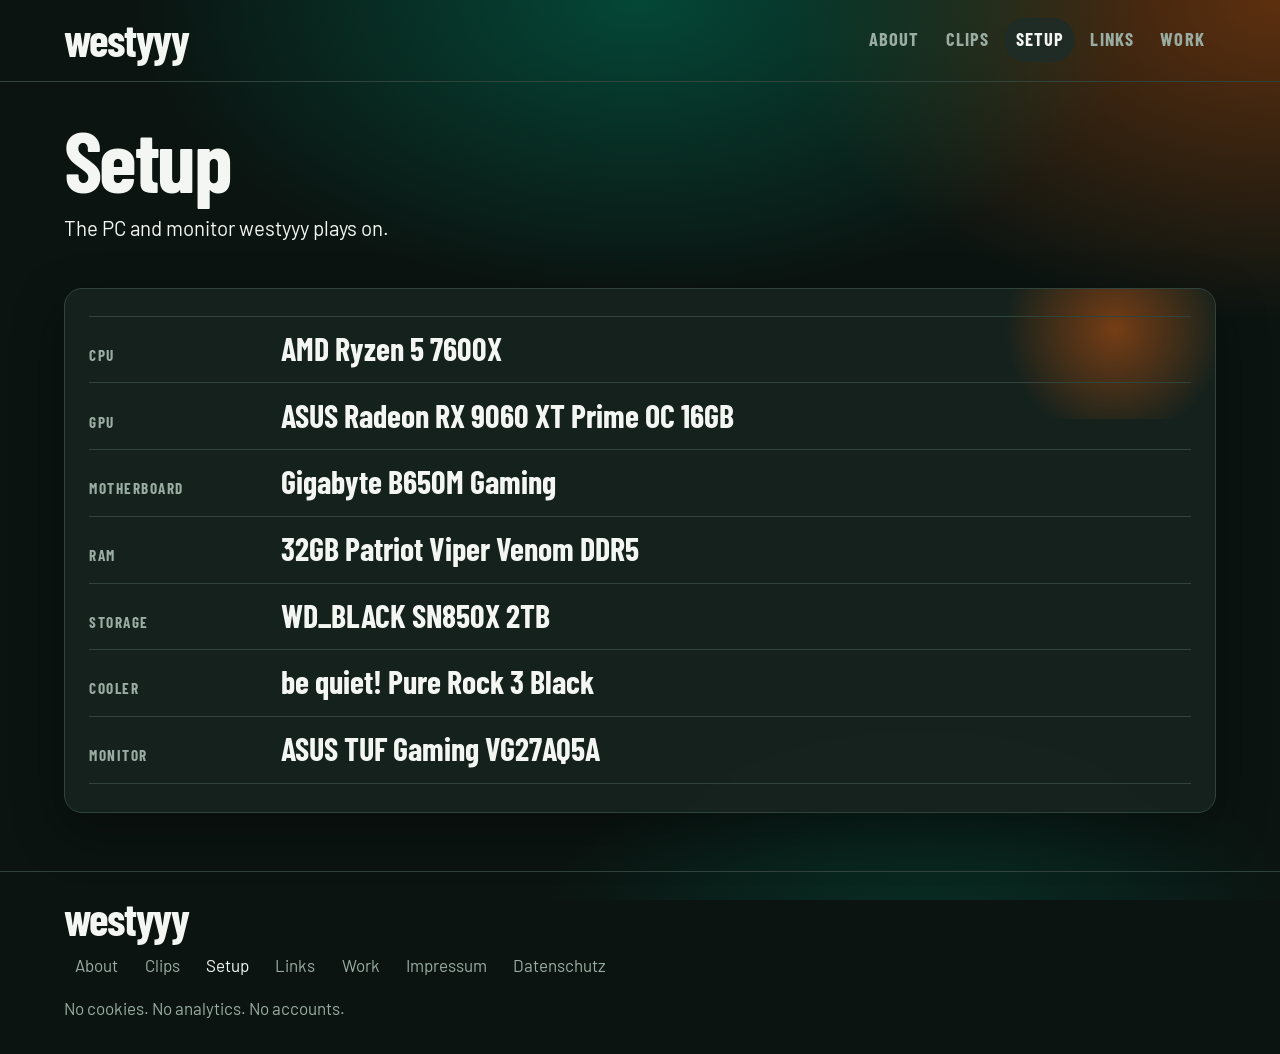
<file: setup/index.html>
<!DOCTYPE html>
<html lang="en">
<head>
  <meta charset="utf-8">
  <meta name="viewport" content="width=device-width, initial-scale=1">
  <meta http-equiv="Content-Security-Policy" content="default-src 'self'; base-uri 'self'; object-src 'none'; form-action 'none'; script-src 'self'; style-src 'self'; font-src 'self'; img-src 'self'; connect-src 'self' https://decapi.me; media-src 'self'; frame-src https://www.youtube-nocookie.com https://clips.twitch.tv https://player.twitch.tv">
  <title>Setup — westyyy</title>
  <meta name="description" content="The PC westyyy plays on: CPU, graphics card, monitor, and the rest of the setup.">
  <link rel="canonical" href="https://westyyy.gg/setup/">
  <meta name="author" content="westyyy">
  <meta name="theme-color" content="#0B1411">
  <meta name="color-scheme" content="dark">
  <meta name="referrer" content="strict-origin-when-cross-origin">
  <meta property="og:site_name" content="westyyy">
  <meta property="og:type" content="website">
  <meta property="og:locale" content="en_US">
  <meta property="og:title" content="Setup — westyyy">
  <meta property="og:description" content="The PC westyyy plays on: CPU, graphics card, monitor, and the rest of the setup.">
  <meta property="og:url" content="https://westyyy.gg/setup/">
  <meta property="og:image" content="https://westyyy.gg/assets/og.png">
  <meta property="og:image:type" content="image/png">
  <meta property="og:image:width" content="1200">
  <meta property="og:image:height" content="630">
  <meta property="og:image:alt" content="westyyy in off-white type on a near-black field.">
  <meta name="twitter:card" content="summary_large_image">
  <meta name="twitter:title" content="Setup — westyyy">
  <meta name="twitter:description" content="The PC westyyy plays on: CPU, graphics card, monitor, and the rest of the setup.">
  <meta name="twitter:image" content="https://westyyy.gg/assets/og.png">
  <link rel="icon" href="/favicon.svg" type="image/svg+xml">
  <link rel="icon" href="/favicon-32.png" type="image/png" sizes="32x32">
  <link rel="apple-touch-icon" href="/apple-touch-icon.png">
  <link rel="preload" href="/assets/fonts/barlow-condensed-700.woff2" as="font" type="font/woff2" crossorigin>
  <link rel="stylesheet" href="/css/styles.css">
</head>
<body>
  <a class="skip" href="#content">Skip to content</a>
  <header class="site-header">
    <div class="wrap header-bar">
      <a class="wordmark" href="/">westyyy</a>
      <button class="nav-toggle" type="button" aria-expanded="false" aria-controls="site-nav">Menu</button>
      <nav id="site-nav" class="site-nav" aria-label="Primary">
          <ul>
            <li><a href="/about/">About</a></li>
            <li><a href="/schedule/">Schedule</a></li>
            <li><a href="/clips/">Clips</a></li>
            <li><a href="/setup/" aria-current="page">Setup</a></li>
            <li><a href="/links/">Links</a></li>
            <li><a href="/sponsors/">Work</a></li>
          </ul>
        </nav>
    </div>
    <hr class="rule">
  </header>
  <main id="content" tabindex="-1">
    <div class="wrap page-intro">
      <h1>Setup</h1>
      <p class="lede">The PC and monitor westyyy plays on.</p>
    </div>
    <section class="band band-orange" aria-label="Parts">
      <div class="wrap">
        <dl>
          <div class="spec">
            <dt>CPU</dt>
            <dd>AMD Ryzen 5 7600X</dd>
          </div>
          <div class="spec">
            <dt>GPU</dt>
            <dd>ASUS Radeon RX 9060 XT Prime OC 16GB</dd>
          </div>
          <div class="spec">
            <dt>Motherboard</dt>
            <dd>Gigabyte B650M Gaming</dd>
          </div>
          <div class="spec">
            <dt>RAM</dt>
            <dd>32GB Patriot Viper Venom DDR5</dd>
          </div>
          <div class="spec">
            <dt>Storage</dt>
            <dd>WD_BLACK SN850X 2TB</dd>
          </div>
          <div class="spec">
            <dt>Cooler</dt>
            <dd>be quiet! Pure Rock 3 Black</dd>
          </div>
          <div class="spec">
            <dt>Monitor</dt>
            <dd>ASUS TUF Gaming VG27AQ5A</dd>
          </div>
        </dl>
      </div>
    </section>
  </main>
  <footer class="site-footer">
    <div class="wrap">
      <p class="wordmark footer-mark">westyyy</p>
      <nav class="footer-nav" aria-label="Footer">
        <ul>
            <li><a href="/about/">About</a></li>
            <li><a href="/schedule/">Schedule</a></li>
            <li><a href="/clips/">Clips</a></li>
            <li><a href="/setup/" aria-current="page">Setup</a></li>
            <li><a href="/links/">Links</a></li>
            <li><a href="/sponsors/">Work</a></li>
            <li><a href="/impressum/">Impressum</a></li>
            <li><a href="/datenschutz/">Datenschutz</a></li>
        </ul>
      </nav>
      <p class="fine">No cookies. No analytics. No accounts.</p>
    </div>
  </footer>
  <script type="module" src="/js/main.js"></script>
</body>
</html>
</file>
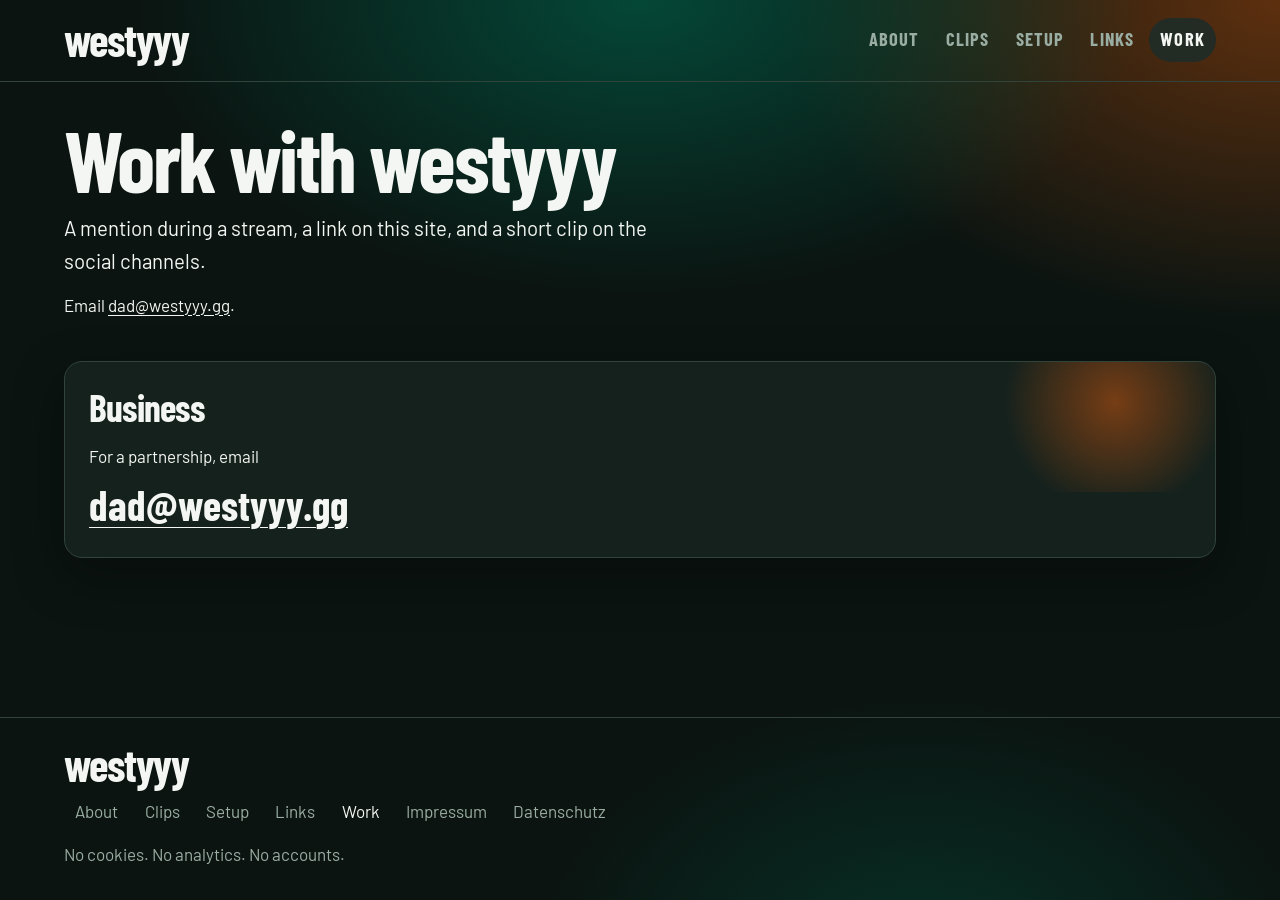
<file: sponsors/index.html>
<!DOCTYPE html>
<html lang="en">
<head>
  <meta charset="utf-8">
  <meta name="viewport" content="width=device-width, initial-scale=1">
  <meta http-equiv="Content-Security-Policy" content="default-src 'self'; base-uri 'self'; object-src 'none'; form-action 'none'; script-src 'self'; style-src 'self'; font-src 'self'; img-src 'self'; connect-src 'self' https://decapi.me; media-src 'self'; frame-src https://www.youtube-nocookie.com https://clips.twitch.tv https://player.twitch.tv">
  <title>Work with westyyy</title>
  <meta name="description" content="Sponsor westyyy. No partners are listed yet. Business email for the father-son channel.">
  <link rel="canonical" href="https://westyyy.gg/sponsors/">
  <meta name="author" content="westyyy">
  <meta name="theme-color" content="#0B1411">
  <meta name="color-scheme" content="dark">
  <meta name="referrer" content="strict-origin-when-cross-origin">
  <meta property="og:site_name" content="westyyy">
  <meta property="og:type" content="website">
  <meta property="og:locale" content="en_US">
  <meta property="og:title" content="Work with westyyy">
  <meta property="og:description" content="Sponsor westyyy. No partners are listed yet. Business email for the father-son channel.">
  <meta property="og:url" content="https://westyyy.gg/sponsors/">
  <meta property="og:image" content="https://westyyy.gg/assets/og.png">
  <meta property="og:image:type" content="image/png">
  <meta property="og:image:width" content="1200">
  <meta property="og:image:height" content="630">
  <meta property="og:image:alt" content="westyyy in off-white type on a near-black field.">
  <meta name="twitter:card" content="summary_large_image">
  <meta name="twitter:title" content="Work with westyyy">
  <meta name="twitter:description" content="Sponsor westyyy. No partners are listed yet. Business email for the father-son channel.">
  <meta name="twitter:image" content="https://westyyy.gg/assets/og.png">
  <link rel="icon" href="/favicon.svg" type="image/svg+xml">
  <link rel="icon" href="/favicon-32.png" type="image/png" sizes="32x32">
  <link rel="apple-touch-icon" href="/apple-touch-icon.png">
  <link rel="preload" href="/assets/fonts/barlow-condensed-700.woff2" as="font" type="font/woff2" crossorigin>
  <link rel="stylesheet" href="/css/styles.css">
</head>
<body>
  <a class="skip" href="#content">Skip to content</a>
  <header class="site-header">
    <div class="wrap header-bar">
      <a class="wordmark" href="/">westyyy</a>
      <button class="nav-toggle" type="button" aria-expanded="false" aria-controls="site-nav">Menu</button>
      <nav id="site-nav" class="site-nav" aria-label="Primary">
          <ul>
            <li><a href="/about/">About</a></li>
            <li><a href="/schedule/">Schedule</a></li>
            <li><a href="/clips/">Clips</a></li>
            <li><a href="/setup/">Setup</a></li>
            <li><a href="/links/">Links</a></li>
            <li><a href="/sponsors/" aria-current="page">Work</a></li>
          </ul>
        </nav>
    </div>
    <hr class="rule">
  </header>
  <main id="content" tabindex="-1">
    <div class="wrap page-intro">
      <h1>Work with westyyy</h1>
      <div class="prose">
        <p class="lede">A mention during a stream, a link on this site, and a short clip on the social channels.</p>
        <p>Email <a class="keep-case" data-email href="mailto:dad@westyyy.gg">dad@westyyy.gg</a>.</p>
      </div>
    </div>
    <section class="band band-orange" aria-labelledby="business-heading">
      <div class="wrap">
        <h2 id="business-heading">Business</h2>
        <p>For a partnership, email</p>
        <p><a class="business-address keep-case" data-email href="mailto:dad@westyyy.gg">dad@westyyy.gg</a></p>
      </div>
    </section>
  </main>
  <footer class="site-footer">
    <div class="wrap">
      <p class="wordmark footer-mark">westyyy</p>
      <nav class="footer-nav" aria-label="Footer">
        <ul>
            <li><a href="/about/">About</a></li>
            <li><a href="/schedule/">Schedule</a></li>
            <li><a href="/clips/">Clips</a></li>
            <li><a href="/setup/">Setup</a></li>
            <li><a href="/links/">Links</a></li>
            <li><a href="/sponsors/" aria-current="page">Work</a></li>
            <li><a href="/impressum/">Impressum</a></li>
            <li><a href="/datenschutz/">Datenschutz</a></li>
        </ul>
      </nav>
      <p class="fine">No cookies. No analytics. No accounts.</p>
    </div>
  </footer>
  <script type="module" src="/js/main.js"></script>
</body>
</html>
</file>
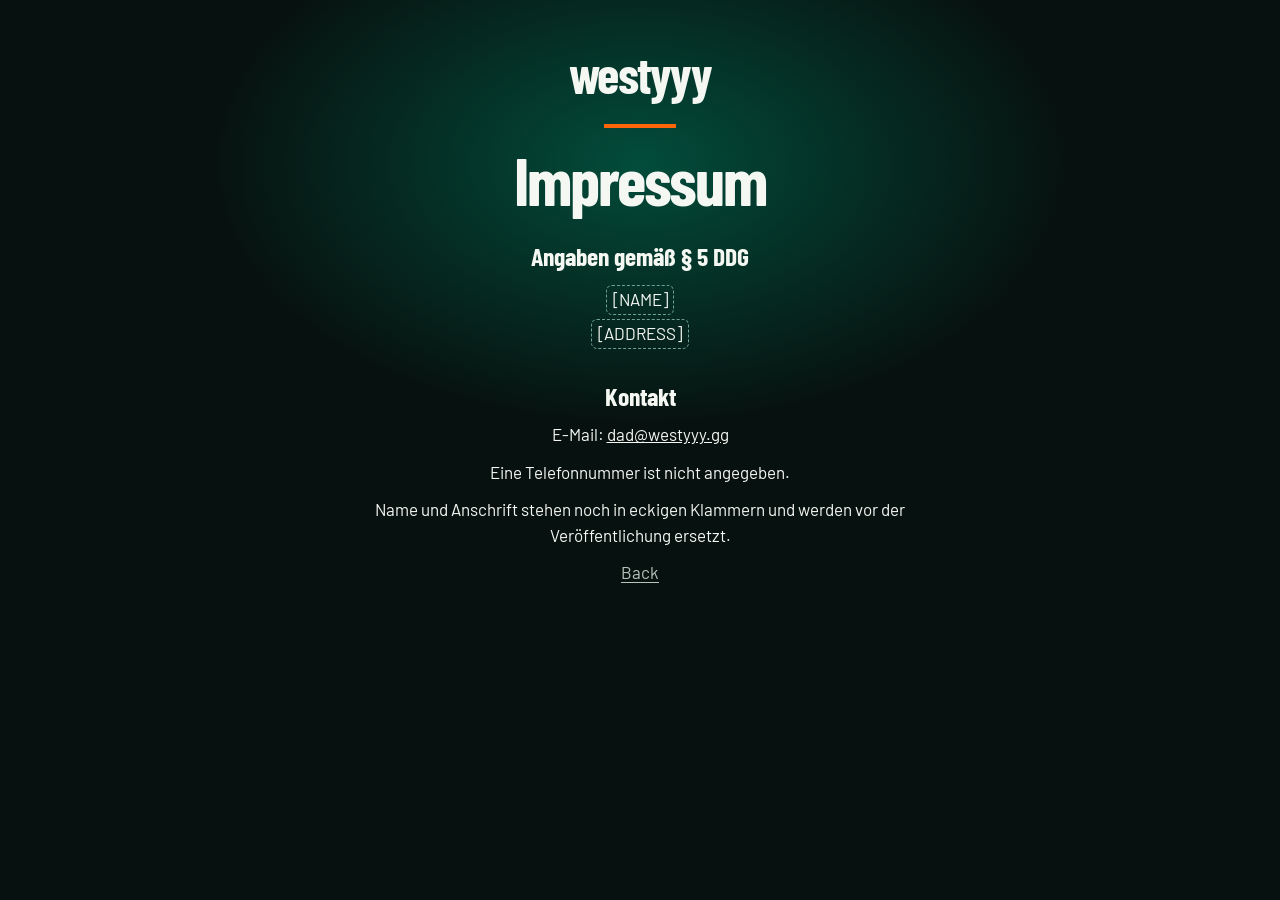
<file: impressum.html>
<!DOCTYPE html>
<html lang="de">
<head>
  <meta charset="utf-8">
  <meta name="viewport" content="width=device-width, initial-scale=1">
  <title>Impressum — westyyy</title>
  <meta name="description" content="Impressum von westyyy.gg. Name und Anschrift sind Platzhalter.">
  <meta name="robots" content="noindex">
  <link rel="canonical" href="https://westyyy.gg/impressum.html">
  <meta name="theme-color" content="#07110F">
  <meta name="color-scheme" content="dark">
  <link rel="icon" href="/assets/favicon.svg" type="image/svg+xml">
  <link rel="stylesheet" href="/assets/site.css">
</head>
<body>
  <a class="skip" href="#content">Skip to content</a>
  <main id="content" class="legal" tabindex="-1">
    <p><a class="wordmark" href="/">westyyy</a></p>
    <hr class="mark">
    <h1>Impressum</h1>
    <h2>Angaben gemäß § 5 DDG</h2>
    <p><span class="placeholder" data-impressum-name>[NAME]</span><br>
    <span class="placeholder" data-impressum-address>[ADDRESS]</span></p>
    <h2>Kontakt</h2>
    <p>E-Mail: <a data-email href="mailto:dad@westyyy.gg">dad@westyyy.gg</a></p>
    <p>Eine Telefonnummer ist nicht angegeben.</p>
    <p>Name und Anschrift stehen noch in eckigen Klammern und werden vor der Veröffentlichung ersetzt.</p>
    <p><a class="back" href="/">Back</a></p>
  </main>
  <script src="/assets/config.js"></script>
  <script src="/assets/site.js"></script>
</body>
</html>
</file>
<file: css/styles.css>
/* Colour tokens. Body text pairings clear WCAG AA (4.5:1).
   Yellow is only the live badge, primary buttons, and hover or focus. */
:root {
  --bg: #0B1411;
  --surface: #17241F;
  --surface-2: #1E2C27;
  --line: #31443C;
  --text: #F3F6F2;
  --muted: #9AADA3;
  --green: #015D47;
  --orange: #FD650A;
  --yellow: #E0F354;
  --yellow-hover: #D4E44A;
  --yellow-press: #C6D63A;
  --ink: #12110C;
  --font-display: "Barlow Condensed", "Arial Narrow", Impact, sans-serif;
  --font-body: "Barlow", "Segoe UI", Helvetica, Arial, sans-serif;
  --wrap: 72rem;
  --radius: 18px;
  color-scheme: dark;
}

@font-face {
  font-family: "Barlow Condensed";
  src: url("/assets/fonts/barlow-condensed-800.woff2") format("woff2");
  font-weight: 800;
  font-style: normal;
  font-display: swap;
}

@font-face {
  font-family: "Barlow Condensed";
  src: url("/assets/fonts/barlow-condensed-700.woff2") format("woff2");
  font-weight: 700;
  font-style: normal;
  font-display: swap;
}

@font-face {
  font-family: Barlow;
  src: url("/assets/fonts/barlow-400.woff2") format("woff2");
  font-weight: 400;
  font-style: normal;
  font-display: swap;
}

*,
*::before,
*::after {
  box-sizing: border-box;
}

html {
  -webkit-text-size-adjust: 100%;
  background: var(--bg);
}

body {
  margin: 0;
  min-height: 100vh;
  display: flex;
  flex-direction: column;
  background-color: var(--bg);
  background-image:
    radial-gradient(720px 420px at 50% 0%, color-mix(in srgb, var(--green) 70%, transparent), transparent 70%),
    radial-gradient(720px 460px at 100% 0%, color-mix(in srgb, var(--orange) 34%, transparent), transparent 70%),
    radial-gradient(540px 380px at 72% 108%, color-mix(in srgb, var(--green) 40%, transparent), transparent 72%);
  background-attachment: fixed;
  background-repeat: no-repeat;
  color: var(--text);
  font-family: var(--font-body);
  font-size: 1.0625rem;
  font-weight: 400;
  line-height: 1.6;
}

main {
  flex: 1 0 auto;
}

img {
  max-width: 100%;
  height: auto;
}

button,
input,
textarea,
select {
  font: inherit;
}

button {
  cursor: pointer;
  background: none;
  border: 0;
  color: inherit;
}

p {
  margin: 0 0 0.85rem;
}

p:last-child {
  margin-bottom: 0;
}

ul,
ol {
  margin: 0;
  padding: 0;
}

dl,
dt,
dd {
  margin: 0;
}

address {
  font-style: normal;
}

a {
  color: inherit;
}

:focus-visible {
  outline: 3px solid var(--yellow);
  outline-offset: 3px;
}

:focus:not(:focus-visible) {
  outline: none;
}

::selection {
  background: var(--yellow);
  color: var(--ink);
}

.skip {
  position: absolute;
  left: 1rem;
  top: -4rem;
  z-index: 5;
  background: var(--yellow);
  color: var(--ink);
  padding: 0.55rem 0.8rem;
  border-radius: 999px;
  font-family: var(--font-display);
  font-weight: 700;
  letter-spacing: 0.04em;
  text-decoration: none;
}

.skip:focus {
  top: 1rem;
}

.wrap {
  width: min(var(--wrap), calc(100% - 2.5rem));
  margin-inline: auto;
}

.site-header {
  padding-top: 1.1rem;
}

.header-bar {
  display: flex;
  flex-wrap: wrap;
  align-items: center;
  gap: 0.5rem 0.75rem;
  padding-bottom: 0.4rem;
}

.header-bar > :first-child {
  margin-right: auto;
}

.nav-toggle {
  display: inline-flex;
  align-items: center;
  justify-content: center;
  min-height: 44px;
  min-width: 44px;
  padding: 0 0.9rem;
  border: 1px solid var(--line);
  border-radius: 999px;
  background: color-mix(in srgb, var(--surface) 80%, transparent);
  color: var(--text);
  font-family: var(--font-display);
  font-weight: 700;
  font-size: 1.05rem;
  letter-spacing: 0.06em;
  text-transform: uppercase;
}

.nav-toggle:hover,
.nav-toggle:focus-visible {
  background: var(--yellow);
  color: var(--ink);
  border-color: var(--yellow);
}

.nav-toggle:active {
  background: var(--yellow-press);
}

.button:focus-visible,
.badge:focus-visible,
.nav-toggle:focus-visible,
.quick-links a:focus-visible,
.site-nav a:focus-visible,
.footer-nav a:focus-visible {
  outline-color: var(--text);
}

.site-nav {
  display: none;
  flex-basis: 100%;
}

.site-nav.is-open {
  display: block;
}

.site-nav ul,
.footer-nav ul {
  display: flex;
  flex-wrap: wrap;
  gap: 0.15rem 0.25rem;
  list-style: none;
}

.site-nav a,
.footer-nav a {
  display: inline-flex;
  align-items: center;
  min-height: 44px;
  padding: 0 0.7rem;
  border-radius: 999px;
  text-decoration: none;
}

.site-nav a {
  font-family: var(--font-display);
  font-weight: 700;
  font-size: 1.15rem;
  letter-spacing: 0.06em;
  text-transform: uppercase;
  color: var(--muted);
}

.site-nav a:hover,
.site-nav a:focus-visible {
  background: var(--yellow);
  color: var(--ink);
}

.site-nav a[aria-current="page"] {
  color: var(--text);
  background: color-mix(in srgb, var(--surface-2) 90%, transparent);
}

.site-nav a[aria-current="page"]:hover,
.site-nav a[aria-current="page"]:focus-visible {
  background: var(--yellow);
  color: var(--ink);
}

.eyebrow {
  margin: 0;
  font-family: var(--font-display);
  font-weight: 700;
  letter-spacing: 0.16em;
  text-transform: uppercase;
  font-size: 0.95rem;
  color: var(--muted);
}

.wordmark,
.keep-case,
.rank-line,
.clip-title,
.link-url,
.business-address,
.next-title {
  text-transform: none;
}

.wordmark {
  font-family: var(--font-display);
  font-weight: 700;
  font-style: normal;
  font-variant: normal;
  letter-spacing: -0.03em;
  line-height: 0.9;
  color: var(--text);
  text-decoration: none;
  white-space: nowrap;
}

h1.wordmark {
  font-size: clamp(3.6rem, 10vw, 6.6rem);
  margin: 0.35rem 0 0.2rem;
  padding-bottom: 0.06em;
}

a.wordmark {
  font-size: clamp(2.1rem, 6vw, 2.8rem);
  line-height: 0.9;
}

hr.rule {
  height: 1px;
  background: var(--line);
  border: 0;
  margin: 0.8rem 0 0;
}

.hero-copy,
.page-intro {
  position: relative;
  padding: 2.2rem 0 2.4rem;
}

.lede {
  max-width: 38rem;
  margin-top: 0.4rem;
  font-size: clamp(1.12rem, 1.6vw, 1.3rem);
  line-height: 1.6;
  color: var(--text);
}

h1 {
  font-family: var(--font-display);
  font-weight: 700;
  font-size: clamp(3.1rem, 7vw, 5.4rem);
  line-height: 0.92;
  letter-spacing: -0.03em;
  color: var(--text);
  margin: 0.15rem 0 0.85rem;
}

h2 {
  font-family: var(--font-display);
  font-weight: 700;
  font-size: clamp(1.8rem, 3vw, 2.35rem);
  line-height: 1;
  letter-spacing: -0.02em;
  margin: 0 0 1rem;
  color: var(--text);
}

h3 {
  font-family: var(--font-display);
  font-weight: 700;
  text-transform: none;
  color: var(--text);
}

.prose {
  max-width: 40rem;
}

.prose h2 {
  margin-top: 2.2rem;
}

.prose a,
.clip-actions a {
  color: var(--text);
  text-decoration: underline;
  text-decoration-thickness: 1px;
  text-underline-offset: 0.18em;
}

.prose a:hover,
.prose a:focus-visible,
.clip-actions a:hover,
.clip-actions a:focus-visible {
  color: var(--yellow);
  background: transparent;
}

.section {
  padding: 0.2rem 0 3rem;
}

.band {
  position: relative;
  padding: 0.25rem 0 2.6rem;
}

.band .wrap {
  position: relative;
  overflow: hidden;
  padding: 1.7rem 1.5rem 1.8rem;
  border: 1px solid var(--line);
  border-radius: var(--radius);
  background: color-mix(in srgb, var(--surface) 88%, transparent);
  backdrop-filter: blur(18px);
  box-shadow: 0 18px 50px color-mix(in srgb, black 35%, transparent);
}

.band .wrap::before {
  content: "";
  position: absolute;
  z-index: 0;
  width: 260px;
  height: 180px;
  right: -30px;
  top: -50px;
  background: radial-gradient(circle, color-mix(in srgb, var(--orange) 42%, transparent), transparent 70%);
  pointer-events: none;
}

.band .wrap > * {
  position: relative;
  z-index: 1;
}

.tag {
  display: inline-block;
  margin: 0 0 0.7rem;
  border: 1px solid var(--line);
  border-radius: 999px;
  background: color-mix(in srgb, var(--surface-2) 80%, transparent);
  color: var(--muted);
  font-family: var(--font-display);
  font-weight: 700;
  font-size: 0.95rem;
  letter-spacing: 0.08em;
  text-transform: uppercase;
  line-height: 1;
  padding: 0.4rem 0.65rem;
}

.button {
  display: inline-flex;
  align-items: center;
  justify-content: center;
  min-height: 48px;
  padding: 0.35rem 1.1rem;
  border-radius: 999px;
  background: var(--yellow);
  color: var(--ink);
  text-decoration: none;
  font-family: var(--font-display);
  font-weight: 700;
  font-size: 1.15rem;
  letter-spacing: 0.04em;
  text-transform: uppercase;
}

.button:hover {
  background: var(--yellow-hover);
}

.button:active {
  background: var(--yellow-press);
}

.live-row {
  display: flex;
  flex-wrap: wrap;
  align-items: center;
  gap: 0.85rem 1.1rem;
  margin-top: 1.2rem;
}

.badge {
  display: inline-flex;
  align-items: center;
  justify-content: center;
  min-height: 40px;
  margin: 0;
  padding: 0 0.9rem;
  border-radius: 999px;
  background: var(--yellow);
  color: var(--ink);
  font-family: var(--font-display);
  font-weight: 700;
  font-size: 1.15rem;
  letter-spacing: 0.08em;
  text-transform: uppercase;
}

.badge.is-offline {
  background: transparent;
  color: var(--muted);
  border: 1px solid var(--line);
}

.live-detail {
  margin: 0;
  flex: 1 1 14rem;
  overflow-wrap: anywhere;
  color: var(--muted);
}

.next-title {
  font-family: var(--font-display);
  font-weight: 700;
  font-size: clamp(2.2rem, 5vw, 3.4rem);
  line-height: 0.95;
  margin: 0.15rem 0 0.25rem;
  color: var(--text);
}

.next-every {
  font-family: var(--font-display);
  font-weight: 700;
  letter-spacing: 0.08em;
  text-transform: uppercase;
  margin: 0 0 0.55rem;
  color: var(--muted);
  font-size: 0.95rem;
}

.inline-link {
  display: inline-flex;
  align-items: center;
  min-height: 44px;
  margin-top: 1rem;
  color: var(--text);
  font-weight: 600;
  text-decoration: underline;
  text-decoration-thickness: 1px;
  text-underline-offset: 0.18em;
}

.inline-link:hover,
.inline-link:focus-visible {
  color: var(--yellow);
  background: transparent;
}

.quick-links {
  display: flex;
  flex-wrap: wrap;
  gap: 0.6rem;
  list-style: none;
}

.quick-links a {
  display: inline-flex;
  align-items: center;
  min-height: 48px;
  padding: 0 1rem;
  border: 1px solid var(--line);
  border-radius: 999px;
  background: color-mix(in srgb, var(--surface) 86%, transparent);
  color: var(--text);
  text-decoration: none;
  font-family: var(--font-display);
  font-weight: 700;
  font-size: 1.15rem;
  letter-spacing: 0.04em;
  text-transform: uppercase;
}

.quick-links a:hover,
.quick-links a:focus-visible,
.quick-links a.is-accent:hover {
  background: var(--yellow);
  border-color: var(--yellow);
  color: var(--ink);
}

.quick-links a:active {
  background: var(--yellow-press);
}

.clip-grid {
  display: grid;
  gap: 1rem;
}

.clip-link,
.clip-card {
  display: flex;
  flex-direction: column;
  gap: 0.55rem;
  border: 1px solid var(--line);
  border-radius: var(--radius);
  background: color-mix(in srgb, var(--surface) 88%, transparent);
  backdrop-filter: blur(16px);
  color: var(--text);
  padding: 0.85rem;
  text-decoration: none;
  box-shadow: 0 16px 40px color-mix(in srgb, black 28%, transparent);
}

.clip-link:hover,
.clip-link:focus-visible {
  border-color: var(--yellow);
  color: var(--text);
}

.kicker {
  margin: 0;
  font-family: var(--font-display);
  font-weight: 700;
  letter-spacing: 0.14em;
  text-transform: uppercase;
  font-size: 0.85rem;
  color: var(--muted);
}

.clip-title,
.clip-card h3 {
  margin: 0;
  font-family: var(--font-display);
  font-weight: 700;
  font-size: clamp(1.35rem, 2vw, 1.7rem);
  line-height: 1.05;
  color: var(--text);
}

.clip-date {
  margin: 0;
  color: var(--muted);
  font-size: 0.95rem;
}

.clip-link:hover .kicker,
.clip-link:hover .clip-title,
.clip-link:hover .clip-date,
.clip-link:focus-visible .kicker,
.clip-link:focus-visible .clip-title,
.clip-link:focus-visible .clip-date {
  color: inherit;
}

.clip-link:hover .kicker,
.clip-link:focus-visible .kicker,
.clip-link:hover .clip-date,
.clip-link:focus-visible .clip-date {
  color: var(--muted);
}

.clip-link img,
.player-slot img,
.player,
.text-card {
  display: block;
  width: 100%;
  aspect-ratio: 16 / 9;
  border-radius: 12px;
  background: var(--bg);
}

.clip-link img,
.player-slot img,
.text-card {
  object-fit: contain;
}

.player {
  height: auto;
  border: 0;
}

.text-card {
  margin: 0;
  display: grid;
  place-items: center;
  color: var(--muted);
  font-family: var(--font-display);
  font-weight: 700;
  letter-spacing: 0.08em;
  text-transform: uppercase;
}

.embed-note {
  margin: 0;
  color: var(--muted);
  font-size: 0.95rem;
}

.clip-actions {
  display: flex;
  flex-wrap: wrap;
  gap: 0.7rem 1rem;
  align-items: center;
}

.empty {
  margin: 0;
  border: 1px solid var(--line);
  border-radius: var(--radius);
  background: color-mix(in srgb, var(--surface) 88%, transparent);
  padding: 1.1rem 1.15rem;
  color: var(--muted);
}

.zone-note {
  color: var(--muted);
}

.slot-list {
  display: grid;
  gap: 0.75rem;
}

.slot {
  display: grid;
  gap: 0.35rem;
  padding: 1.15rem 1.2rem;
  border: 1px solid var(--line);
  border-radius: var(--radius);
  background: color-mix(in srgb, var(--surface) 88%, transparent);
}

.slot-day {
  margin: 0;
  font-family: var(--font-display);
  font-weight: 700;
  letter-spacing: 0.08em;
  text-transform: uppercase;
  color: var(--muted);
  font-size: 0.95rem;
}

.slot h3 {
  margin: 0;
  font-size: clamp(1.7rem, 3vw, 2.3rem);
  line-height: 1;
  color: var(--text);
}

.slot-time {
  margin: 0.15rem 0 0;
  color: var(--text);
}

.time-label {
  color: var(--muted);
}

.slot.is-next {
  border-color: var(--line);
  box-shadow: 0 0 42px color-mix(in srgb, var(--orange) 30%, transparent);
  color: var(--text);
}

.slot.is-next .slot-day,
.slot.is-next h3,
.slot.is-next .slot-time,
.slot.is-next .time-label {
  color: var(--text);
}

.slot.is-next .slot-day,
.slot.is-next .time-label {
  color: var(--muted);
}

.rank-grid {
  display: grid;
  gap: 1rem;
  margin-top: 0.8rem;
}

.rank {
  min-height: 11rem;
  padding: 1.3rem;
  display: flex;
  align-items: flex-end;
  border: 1px solid var(--line);
  border-radius: var(--radius);
  background: color-mix(in srgb, var(--surface) 88%, transparent);
  color: var(--text);
}

.rank-green {
  box-shadow: inset 0 0 80px color-mix(in srgb, var(--green) 45%, transparent);
}

.rank-orange {
  box-shadow: inset 0 0 80px color-mix(in srgb, var(--orange) 28%, transparent);
}

.rank-line {
  font-family: var(--font-display);
  font-weight: 700;
  font-size: clamp(1.8rem, 3vw, 2.6rem);
  line-height: 1;
  margin: 0;
  color: var(--text);
}

.spec {
  display: grid;
  gap: 0.2rem;
  padding: 0.95rem 0;
  border-top: 1px solid var(--line);
}

.spec:last-of-type {
  border-bottom: 1px solid var(--line);
}

.spec dt {
  font-family: var(--font-display);
  font-weight: 700;
  letter-spacing: 0.1em;
  text-transform: uppercase;
  font-size: 0.95rem;
  color: var(--muted);
}

.spec dd {
  font-family: var(--font-display);
  font-weight: 700;
  font-size: clamp(1.45rem, 2.5vw, 2rem);
  line-height: 1.05;
  color: var(--text);
}

.link-list {
  list-style: none;
  display: grid;
  gap: 0.75rem;
}

.link-row {
  display: flex;
  justify-content: space-between;
  align-items: center;
  gap: 1rem;
  min-height: 5.5rem;
  padding: 1rem 1.15rem;
  border: 1px solid var(--line);
  border-radius: var(--radius);
  text-decoration: none;
  color: var(--text);
  background: color-mix(in srgb, var(--surface) 88%, transparent);
  backdrop-filter: blur(16px);
}

.link-list li:nth-child(even) .link-row {
  color: var(--text);
}

.link-list li:nth-child(even) .link-url {
  color: var(--text);
}

.link-copy {
  display: flex;
  flex-direction: column;
  gap: 0.2rem;
  min-width: 0;
}

.link-kicker,
.link-go {
  font-family: var(--font-display);
  font-weight: 700;
  letter-spacing: 0.1em;
  text-transform: uppercase;
  color: var(--muted);
  font-size: 0.9rem;
}

.link-url {
  font-family: var(--font-display);
  font-weight: 700;
  font-size: clamp(1.45rem, 2.6vw, 2.15rem);
  line-height: 1;
  color: var(--text);
  overflow-wrap: anywhere;
}

.link-go {
  flex: none;
}

.link-row:hover,
.link-row:focus-visible {
  border-color: var(--yellow);
  background: color-mix(in srgb, var(--surface) 88%, transparent);
  color: var(--text);
}

.link-row:hover .link-go,
.link-row:focus-visible .link-go,
.link-row:hover .link-kicker,
.link-row:focus-visible .link-kicker {
  color: var(--yellow);
}

.link-row:hover .link-url,
.link-row:focus-visible .link-url {
  color: var(--text);
}

.link-row.is-static:hover,
.link-list li:nth-child(even) .link-row.is-static:hover {
  border-color: var(--line);
  background: color-mix(in srgb, var(--surface) 88%, transparent);
  color: var(--text);
}

.link-row.is-static:hover .link-kicker,
.link-row.is-static:hover .link-url,
.link-list li:nth-child(even) .link-row.is-static:hover .link-url {
  color: var(--text);
}

.link-row.is-static:hover .link-kicker {
  color: var(--muted);
}

.business-address {
  display: inline-block;
  font-family: var(--font-display);
  font-weight: 700;
  font-size: clamp(1.7rem, 4vw, 2.6rem);
  line-height: 1;
  color: var(--text);
  text-decoration: underline;
  text-decoration-thickness: 1px;
  text-underline-offset: 0.14em;
  overflow-wrap: anywhere;
}

.business-address:hover,
.business-address:focus-visible {
  color: var(--yellow);
  background: transparent;
}

.placeholder {
  border: 1px dashed var(--line);
  border-radius: 6px;
  color: var(--text);
  padding: 0.05em 0.35em;
}

.imprint-block {
  margin: 0 0 1rem;
  white-space: pre-line;
}

.site-footer {
  background: transparent;
  color: var(--text);
  padding: 1.6rem 0 2rem;
  margin-top: 1rem;
  border-top: 1px solid var(--line);
}

.footer-mark {
  font-size: clamp(2rem, 5vw, 2.8rem);
  margin: 0 0 0.35rem;
}

.footer-nav a {
  color: var(--muted);
}

.footer-nav a:hover,
.footer-nav a:focus-visible {
  background: var(--yellow);
  color: var(--ink);
}

.footer-nav a[aria-current="page"] {
  color: var(--text);
}

.footer-nav a[aria-current="page"]:hover,
.footer-nav a[aria-current="page"]:focus-visible {
  background: var(--yellow);
  color: var(--ink);
}

.fine {
  margin-top: 0.45rem;
  color: var(--muted);
}

.nowrap {
  white-space: nowrap;
}

.visually-hidden {
  position: absolute;
  width: 1px;
  height: 1px;
  padding: 0;
  margin: -1px;
  overflow: hidden;
  clip: rect(0, 0, 0, 0);
  white-space: nowrap;
  border: 0;
}

a,
button,
.link-row,
.quick-links a,
.clip-link,
.clip-card {
  transition: background-color 120ms ease, color 120ms ease, border-color 120ms ease;
}

@media (max-width: 640px) {
  .page-intro {
    padding-top: 1.25rem;
    padding-bottom: 1.15rem;
  }

  .link-list {
    gap: 0.45rem;
  }

  .link-row {
    flex-direction: column;
    align-items: flex-start;
    min-height: 0;
    padding: 0.7rem 0.85rem;
  }

  .wrap {
    width: min(var(--wrap), calc(100% - 1.5rem));
  }
}

@media (min-width: 720px) {
  .spec {
    grid-template-columns: 11rem 1fr;
    align-items: baseline;
    gap: 1rem;
  }

  .slot {
    grid-template-columns: 12rem 1fr;
    gap: 1rem;
    align-items: start;
  }

  .clip-grid {
    grid-template-columns: 1fr 1fr;
  }
}

@media (min-width: 800px) {
  .rank-grid {
    grid-template-columns: 1fr 1fr;
  }
}

@media (min-width: 880px) {
  .nav-toggle {
    display: none;
  }

  .site-nav,
  .site-nav.is-open {
    display: block;
    flex-basis: auto;
    width: auto;
  }

  .header-bar {
    flex-wrap: nowrap;
  }
}

@media (min-width: 980px) {
  .home .clip-grid {
    grid-template-columns: 1fr 1fr 1fr;
  }
}

html:not([data-schedule="open"]) li:has(> a[href="/schedule/"]) {
  display: none;
}

.home .site-header > .wrap:not(.header-bar),
.home .hero-copy {
  text-align: center;
}

.home h1.wordmark {
  display: block;
  font-size: clamp(4.2rem, 12vw, 8.5rem);
  padding-bottom: 0.32em;
}

.home hr.rule {
  width: 4.5rem;
  height: 0.28rem;
  margin: 0.2rem auto 0;
  background: var(--orange);
  border-radius: 999px;
}

.headline {
  margin: 1rem auto 0;
  max-width: 36rem;
  font-size: clamp(1.15rem, 2vw, 1.45rem);
  line-height: 1.4;
}

.stats {
  display: flex;
  flex-wrap: wrap;
  justify-content: center;
  gap: 0.5rem;
  margin: 1.1rem auto 0;
  padding: 0;
  list-style: none;
}

.stats li {
  margin: 0;
  padding: 0.35rem 0.75rem;
  border: 1px solid var(--line);
  border-radius: 999px;
  background: color-mix(in srgb, var(--surface) 88%, transparent);
  color: var(--muted);
  font-size: 0.92rem;
  line-height: 1.3;
}

.stats li.placeholder {
  border-style: dashed;
  color: var(--text);
}

.cta {
  margin: 0.9rem auto 0;
  color: var(--muted);
}

.button.watch {
  margin-top: 1.2rem;
  min-height: 56px;
  padding: 0.5rem 1.5rem;
  font-size: 1.45rem;
  text-transform: none;
}

.icon-row {
  display: flex;
  flex-wrap: wrap;
  justify-content: center;
  gap: 0.65rem;
  margin: 1rem 0 0;
  padding: 0;
  list-style: none;
}

.icon-link {
  display: inline-flex;
  align-items: center;
  justify-content: center;
  width: 48px;
  height: 48px;
  border: 1px solid var(--line);
  border-radius: 14px;
  background: color-mix(in srgb, var(--surface) 88%, transparent);
  color: var(--text);
  text-decoration: none;
}

.icon-link svg {
  width: 1.35rem;
  height: 1.35rem;
}

.icon-link:hover,
.icon-link:focus-visible {
  background: var(--yellow);
  border-color: var(--yellow);
  color: var(--ink);
}

.feature-video .clip-card {
  max-width: 40rem;
  margin-inline: auto;
}

.live-row {
  justify-content: center;
}

#live-player {
  max-width: 40rem;
  margin: 1rem auto 0;
}

@media (prefers-reduced-motion: reduce) {
  *,
  *::before,
  *::after {
    transition: none !important;
  }
}

@media (forced-colors: active) {
  .badge,
  .button,
  .link-row,
  .clip-card,
  .clip-link,
  .rank,
  .tag,
  .slot {
    border: 2px solid CanvasText;
  }
}
</file>
<file: assets/site.css>
@font-face {
  font-family: "Barlow Condensed";
  src: url("/assets/fonts/barlow-condensed-700.woff2") format("woff2");
  font-weight: 700;
  font-style: normal;
  font-display: swap;
}

@font-face {
  font-family: Barlow;
  src: url("/assets/fonts/barlow-400.woff2") format("woff2");
  font-weight: 400;
  font-style: normal;
  font-display: swap;
}

:root {
  --green: #015D47;
  --orange: #FD650A;
  --yellow: #E0F354;
  --bg: #07110F;
  --text: #F4F7F2;
  --muted: #B7C4BB;
  --ink: #10211C;
  --font-display: "Barlow Condensed", "Arial Narrow", Impact, sans-serif;
  --font-body: Barlow, "Segoe UI", Helvetica, Arial, sans-serif;
  color-scheme: dark;
}

*,
*::before,
*::after {
  box-sizing: border-box;
}

html {
  background: var(--bg);
}

body {
  margin: 0;
  min-height: 100vh;
  display: flex;
  flex-direction: column;
  background:
    radial-gradient(620px 380px at 50% 18%, color-mix(in srgb, var(--green) 78%, transparent), transparent 70%),
    var(--bg);
  color: var(--text);
  font-family: var(--font-body);
  font-size: 1.0625rem;
  line-height: 1.5;
}

a {
  color: inherit;
}

:focus-visible {
  outline: 3px solid var(--yellow);
  outline-offset: 3px;
}

:focus:not(:focus-visible) {
  outline: none;
}

.skip {
  position: absolute;
  left: 1rem;
  top: -4rem;
  z-index: 2;
  background: var(--yellow);
  color: var(--ink);
  padding: 0.5rem 0.8rem;
  border-radius: 999px;
  text-decoration: none;
  font-family: var(--font-display);
  font-weight: 700;
}

.skip:focus {
  top: 1rem;
}

main {
  flex: 1;
  display: grid;
  place-items: center;
  padding: 4.5rem 1.25rem 3rem;
}

main.legal {
  display: block;
  width: min(40rem, calc(100% - 2.5rem));
  margin: 0 auto;
  padding: 3.2rem 0 3rem;
  text-align: center;
}

.panel {
  width: min(56rem, 100%);
  text-align: center;
}

.wordmark {
  display: inline-block;
  margin: 0;
  padding-bottom: 0.28em;
  font-family: var(--font-display);
  font-weight: 700;
  font-size: clamp(4.6rem, 14vw, 11rem);
  line-height: 0.9;
  letter-spacing: -0.035em;
  text-transform: none;
  color: var(--text);
}

a.wordmark {
  text-decoration: none;
  font-size: clamp(2.4rem, 6vw, 3.2rem);
  line-height: 0.9;
}

.mark {
  width: 4.5rem;
  height: 0.28rem;
  margin: 0.35rem auto 1.25rem;
  border: 0;
  background: var(--orange);
}

.headline {
  margin: 0 auto;
  max-width: 36rem;
  color: var(--text);
  font-size: clamp(1.15rem, 2vw, 1.45rem);
  line-height: 1.4;
}

.stats {
  display: flex;
  flex-wrap: wrap;
  justify-content: center;
  gap: 0.5rem;
  margin: 1.1rem auto 0;
  padding: 0;
  max-width: 42rem;
  list-style: none;
}

.stats li {
  margin: 0;
  padding: 0.35rem 0.7rem;
  border: 1px solid color-mix(in srgb, var(--green) 65%, var(--text) 18%);
  border-radius: 999px;
  background: color-mix(in srgb, var(--green) 28%, var(--bg));
  color: var(--muted);
  font-size: 0.92rem;
  line-height: 1.3;
}

.cta {
  margin: 0.95rem auto 0;
  max-width: 32rem;
  color: var(--muted);
  font-size: 0.98rem;
}

.watch {
  display: inline-flex;
  align-items: center;
  justify-content: center;
  min-height: 58px;
  margin-top: 1.35rem;
  padding: 0.55rem 1.6rem;
  border-radius: 999px;
  background: var(--yellow);
  color: var(--ink);
  font-family: var(--font-display);
  font-weight: 700;
  font-size: clamp(1.45rem, 2.4vw, 1.85rem);
  line-height: 1;
  text-decoration: none;
  text-transform: none;
}

.watch:hover {
  filter: brightness(0.96);
}

.icon-row {
  display: flex;
  flex-wrap: wrap;
  justify-content: center;
  gap: 0.65rem;
  margin: 1rem 0 0;
  padding: 0;
  list-style: none;
}

.icon-link {
  display: inline-flex;
  align-items: center;
  justify-content: center;
  width: 48px;
  height: 48px;
  border: 1px solid color-mix(in srgb, var(--green) 65%, var(--text) 18%);
  border-radius: 14px;
  background: color-mix(in srgb, var(--green) 34%, var(--bg));
  color: var(--text);
  text-decoration: none;
}

.icon-link svg {
  width: 1.4rem;
  height: 1.4rem;
  display: block;
}

.icon-link:hover,
.icon-link:focus-visible {
  background: var(--yellow);
  border-color: var(--yellow);
  color: var(--ink);
}

.contact {
  display: inline-flex;
  align-items: center;
  justify-content: center;
  min-height: 44px;
  margin-top: 0.85rem;
  color: var(--muted);
  font-size: 1rem;
  line-height: 1;
  text-decoration: underline;
  text-underline-offset: 0.18em;
  text-transform: none;
}

.contact:hover,
.contact:focus-visible {
  color: var(--yellow);
}

.site-footer {
  padding: 1.25rem 1.25rem 1.6rem;
  text-align: center;
}

.site-footer a {
  color: var(--muted);
  text-underline-offset: 0.18em;
}

.site-footer a:hover,
.site-footer a:focus-visible {
  color: var(--yellow);
}

.legal {
  width: min(40rem, 100%);
  text-align: left;
}

.legal h1 {
  margin: 0.4rem 0 1rem;
  font-family: var(--font-display);
  font-weight: 700;
  font-size: clamp(2.8rem, 6vw, 4.2rem);
  line-height: 0.95;
  letter-spacing: -0.03em;
}

.legal h2 {
  margin: 1.6rem 0 0.45rem;
  font-family: var(--font-display);
  font-weight: 700;
  font-size: 1.6rem;
}

.legal p {
  margin: 0 0 0.75rem;
}

.placeholder {
  display: inline-block;
  margin: 0.15rem 0;
  padding: 0.05em 0.35em;
  border: 1px dashed color-mix(in srgb, var(--text) 45%, var(--green));
  border-radius: 6px;
}

.back {
  color: var(--muted);
  text-underline-offset: 0.18em;
}

.back:hover,
.back:focus-visible {
  color: var(--yellow);
}

@media (max-width: 800px) {
  main {
    padding-top: 2rem;
    padding-bottom: 1.25rem;
    place-items: start center;
  }

  .headline {
    font-size: 1.05rem;
  }

  .stats {
    margin-top: 0.8rem;
    gap: 0.4rem;
  }

  .cta {
    margin-top: 0.7rem;
  }

  .watch {
    margin-top: 1rem;
  }

  .contact {
    margin-top: 0.7rem;
  }
}

@media (prefers-reduced-motion: reduce) {
  * {
    transition: none !important;
  }
}
</file>
